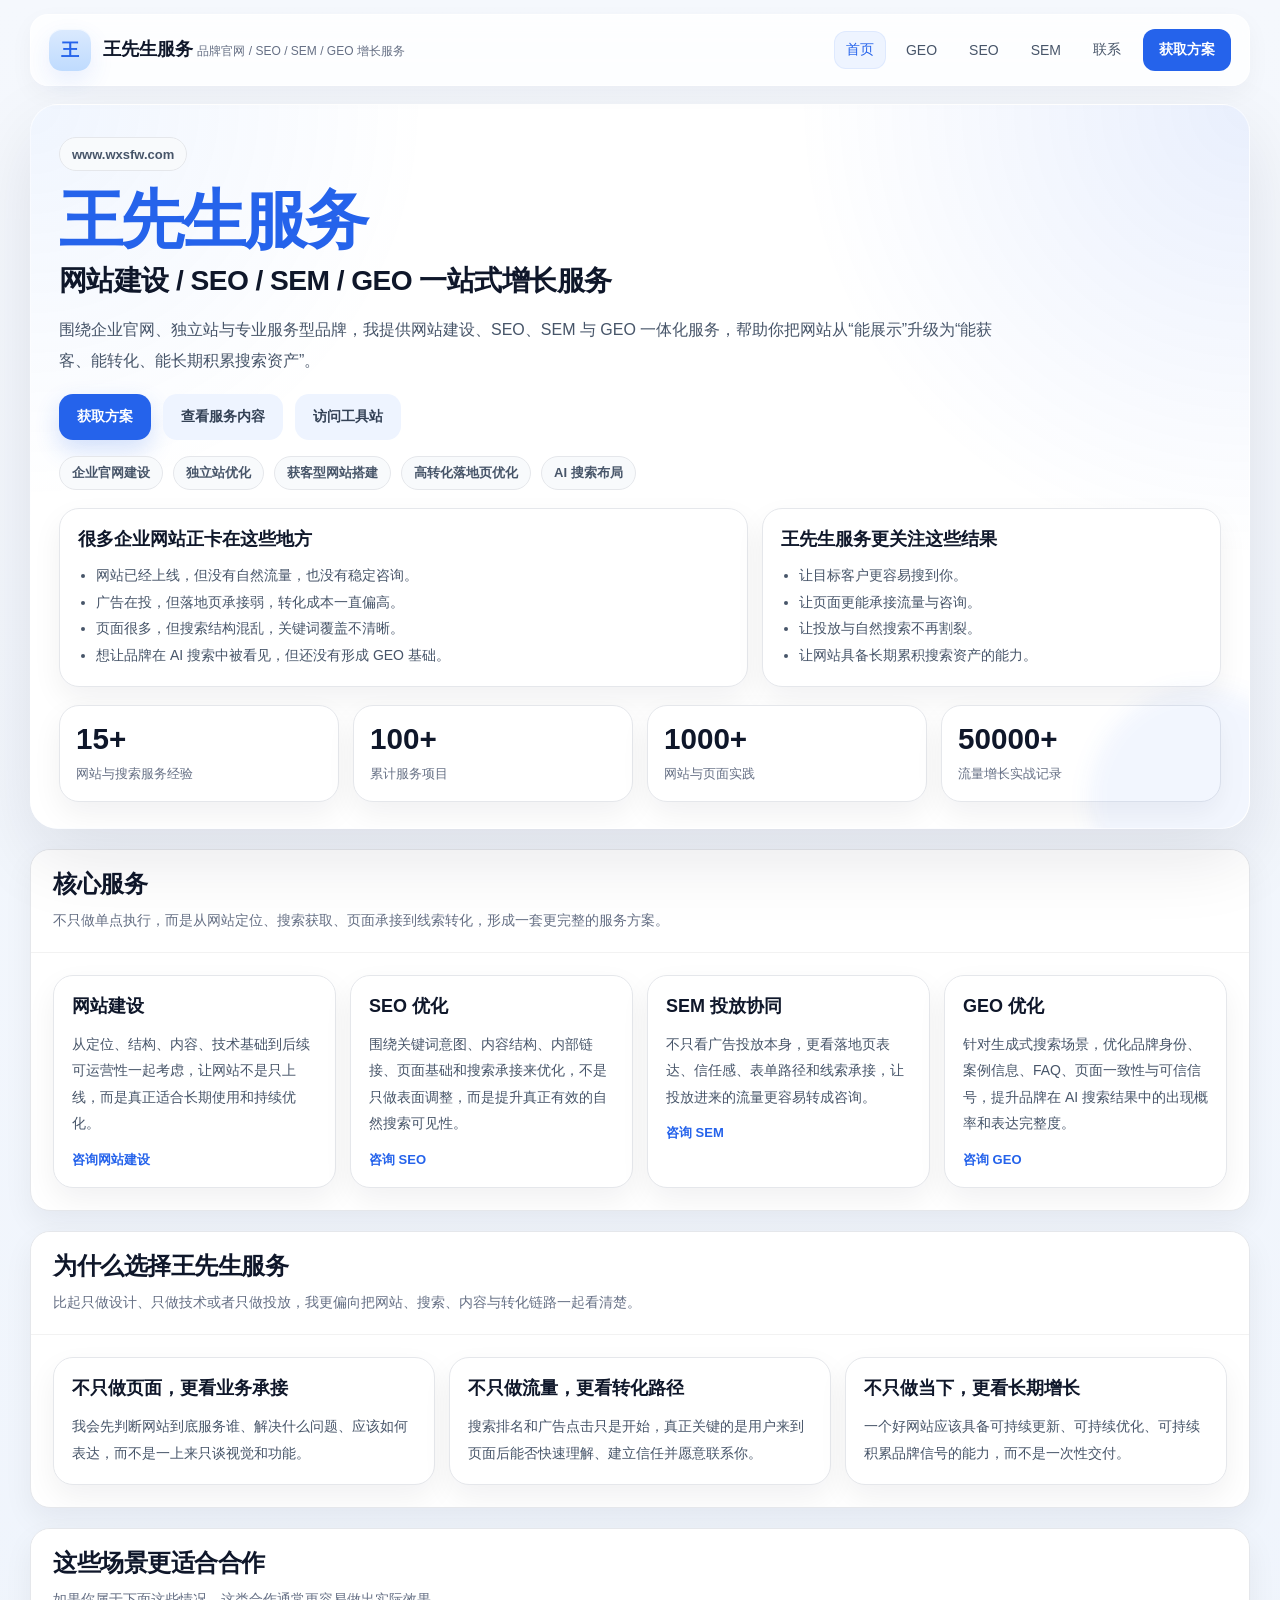
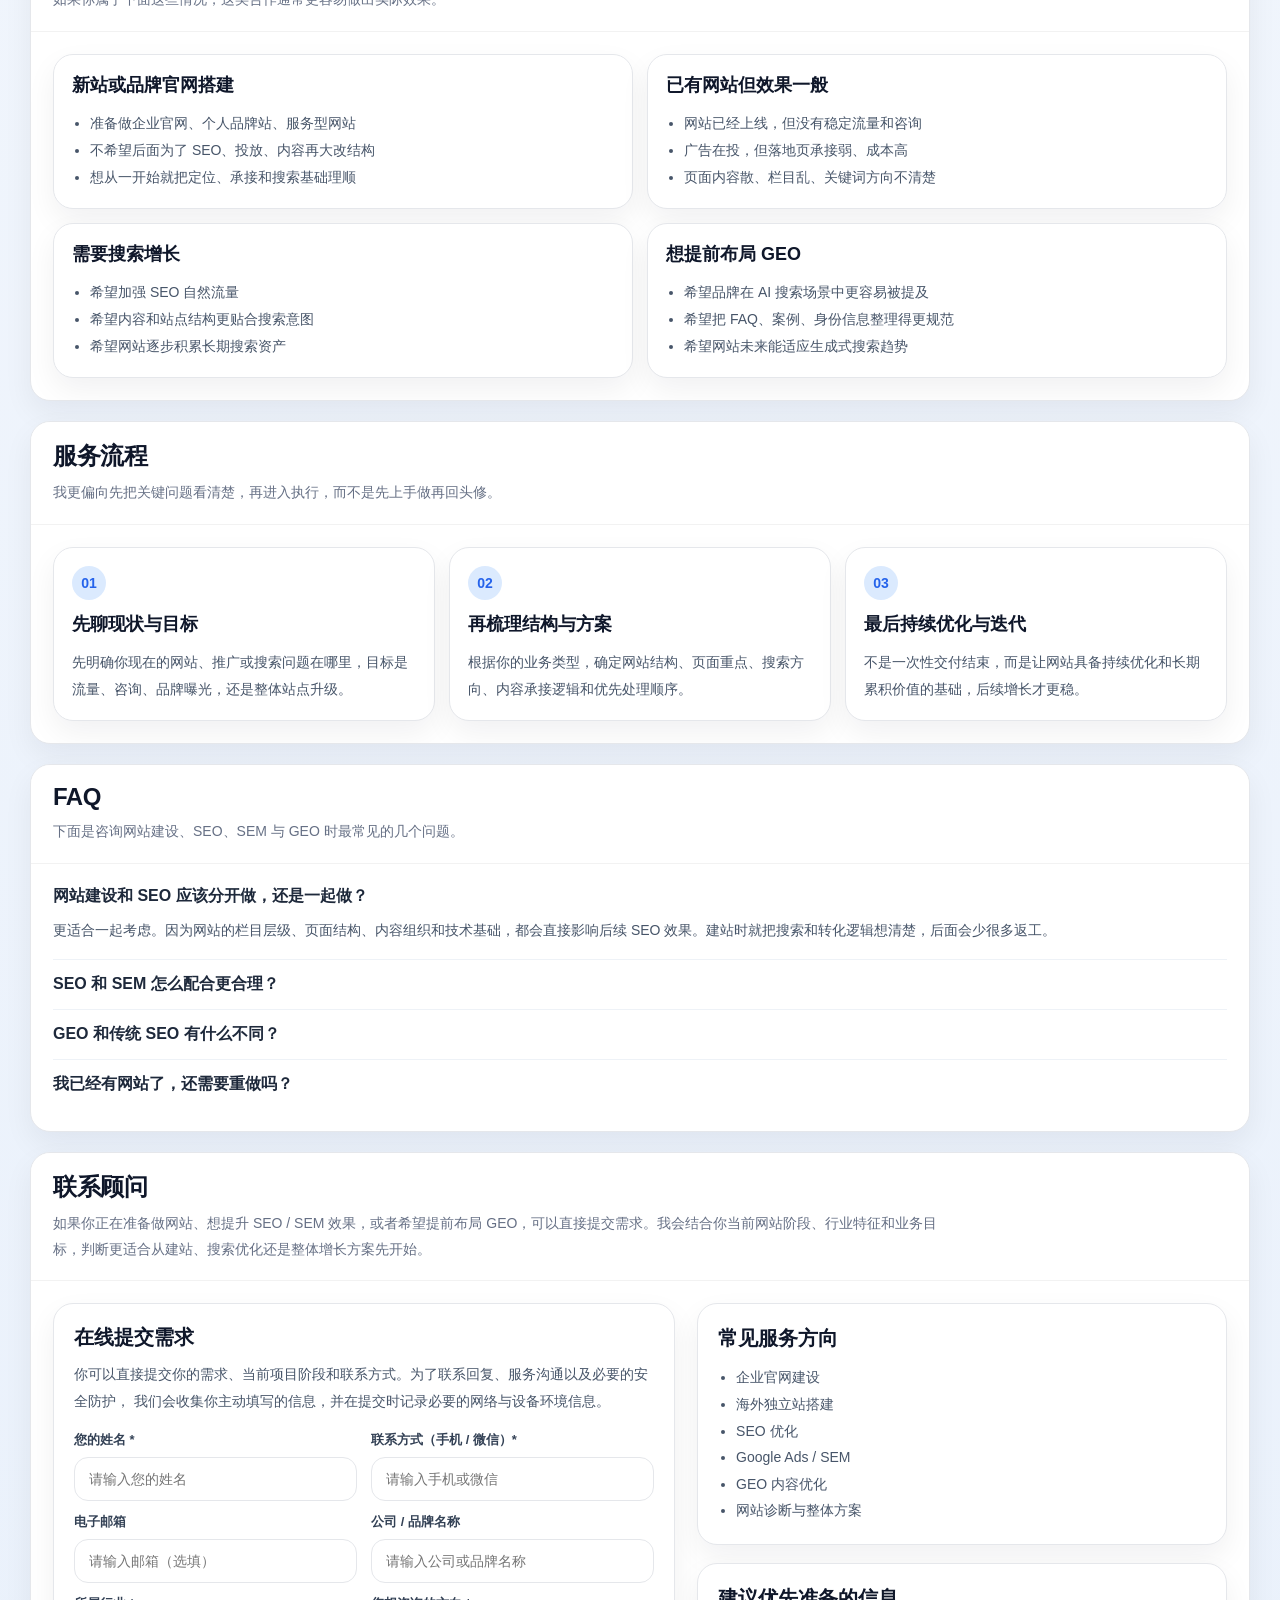
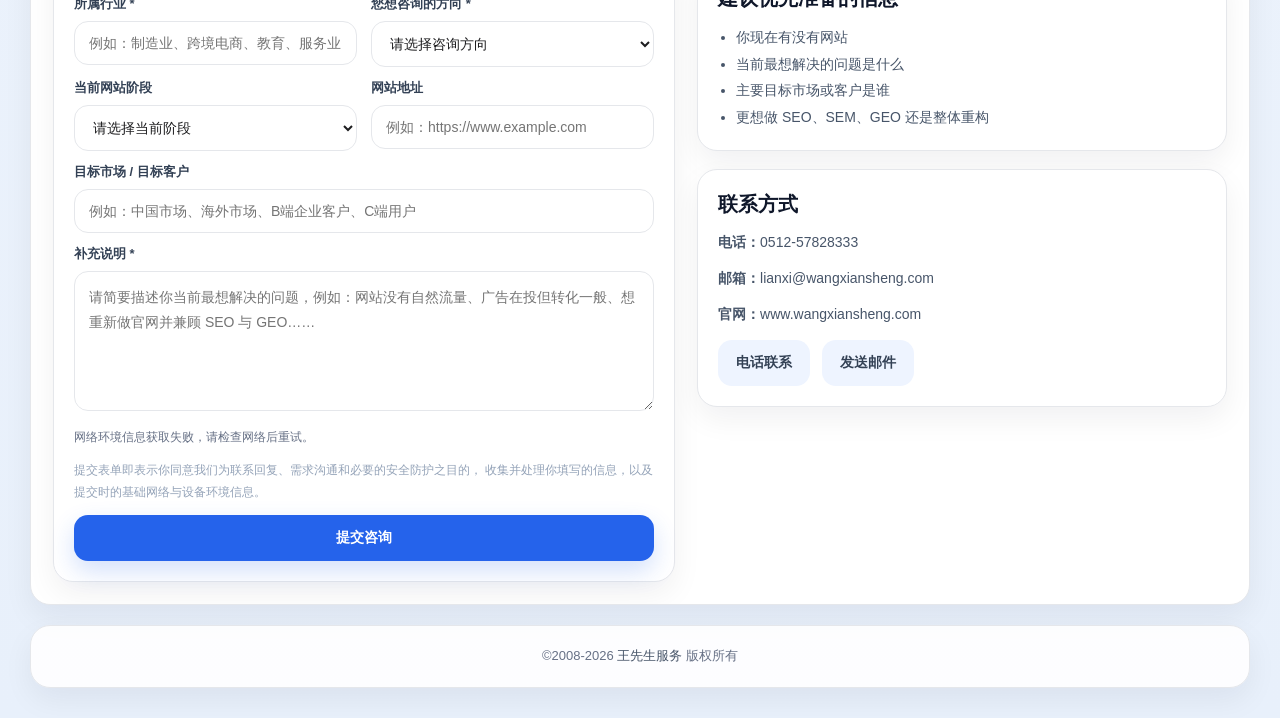
<file: index.html>
<!DOCTYPE html>
<html lang="zh-CN">
<head>
  <meta charset="UTF-8" />
  <meta name="viewport" content="width=device-width, initial-scale=1.0" />

  <title>王先生服务 - 网站建设 / SEO / SEM / GEO 增长服务</title>
  <meta name="description" content="王先生服务专注于网站建设、SEO、SEM 与 GEO 增长服务，帮助企业与个人品牌提升搜索可见性、咨询转化率与长期获客能力。" />
  <meta name="keywords" content="王先生服务,网站建设,SEO,SEM,GEO,生成式搜索优化,企业官网建设,品牌官网优化,独立站优化,www.wxsfw.com" />
  <meta name="author" content="王先生" />
  <meta name="application-name" content="王先生" />
  <meta name="robots" content="index,follow,max-image-preview:large,max-snippet:-1,max-video-preview:-1" />
  <meta name="referrer" content="strict-origin-when-cross-origin" />
  <meta name="format-detection" content="telephone=no,email=no,address=no" />
  <meta name="theme-color" content="#2563eb" />
  <meta name="color-scheme" content="light" />

  <link rel="canonical" href="https://www.wxsfw.com/" />

  <meta property="og:type" content="website" />
  <meta property="og:locale" content="zh_CN" />
  <meta property="og:site_name" content="王先生服务" />
  <meta property="og:title" content="王先生服务 - 网站建设 / SEO / SEM / GEO 增长服务" />
  <meta property="og:description" content="王先生服务专注于网站建设、SEO、SEM 与 GEO 增长服务，帮助企业与个人品牌提升搜索可见性、咨询转化率与长期获客能力。" />
  <meta property="og:url" content="https://www.wxsfw.com/" />

  <meta name="twitter:card" content="summary" />
  <meta name="twitter:title" content="王先生服务 - 网站建设 / SEO / SEM / GEO 增长服务" />
  <meta name="twitter:description" content="王先生服务专注于网站建设、SEO、SEM 与 GEO 增长服务，帮助企业与个人品牌提升搜索可见性、咨询转化率与长期获客能力。" />

    <link rel="stylesheet" href="/static/style.css" />


  <script type="application/ld+json">
  {
    "@context": "https://schema.org",
    "@type": "WebSite",
    "name": "王先生服务",
    "url": "https://www.wangxiansheng.com/"
  }
  </script>

  <script type="application/ld+json">
  {
    "@context": "https://schema.org",
    "@type": "Person",
    "name": "王先生服务",
    "url": "https://www.wangxiansheng.com/",
    "email": "lianxi@wangxiansheng.com",
    "telephone": "0512-57828333",
    "jobTitle": "SEO / SEM / GEO / 网站建设顾问",
    "description": "提供网站建设、SEO、SEM 与 GEO 增长服务，帮助个人和企业提升搜索可见性、获取更多流量、询盘与业务机会。",
    "knowsAbout": [
      "网站建设",
      "SEO",
      "SEM",
      "GEO",
      "生成式搜索优化",
      "企业官网优化",
      "搜索流量增长",
      "落地页优化"
    ]
  }
  </script>

  <script type="application/ld+json">
  {
    "@context": "https://schema.org",
    "@type": "ProfessionalService",
    "name": "王先生服务",
    "url": "https://www.wangxiansheng.com/",
    "description": "专注网站建设、SEO、SEM 与 GEO 优化，帮助个人和企业提升搜索可见性、获取更多流量、询盘与业务机会。",
    "email": "lianxi@wangxiansheng.com",
    "telephone": "0512-57828333",
    "serviceType": [
      "网站建设",
      "SEO 优化",
      "SEM 投放",
      "GEO 优化"
    ],
    "areaServed": "中国"
  }
  </script>

  <script type="application/ld+json">
  {
    "@context": "https://schema.org",
    "@type": "FAQPage",
    "mainEntity": [
      {
        "@type": "Question",
        "name": "网站建设和 SEO 应该分开做，还是一起做？",
        "acceptedAnswer": {
          "@type": "Answer",
          "text": "更适合一起考虑。因为网站的栏目层级、页面结构、内容组织和技术基础，都会直接影响后续 SEO 效果。建站时就把搜索和转化逻辑想清楚，后面会少很多返工。"
        }
      },
      {
        "@type": "Question",
        "name": "SEO 和 SEM 怎么配合更合理？",
        "acceptedAnswer": {
          "@type": "Answer",
          "text": "SEO 更偏长期自然流量，SEM 更偏即时高意图获取。更稳的方式通常不是二选一，而是让 SEM 承接短期目标，同时用 SEO 建立长期内容和自然搜索基础。"
        }
      },
      {
        "@type": "Question",
        "name": "GEO 和传统 SEO 有什么不同？",
        "acceptedAnswer": {
          "@type": "Answer",
          "text": "GEO 更关注品牌在生成式搜索、AI 问答和新型检索场景中的可见性。除了页面优化本身，还更强调身份信息、案例证据、FAQ、内容一致性和可信度信号。"
        }
      }
    ]
  }
  </script>
</head>
<body class="page-home site-page home-page">
  <div class="page">
    <header class="topbar" aria-label="顶部导航">
  <div class="topbar-inner">
    <a class="brand" href="/">
      <span class="brand-mark">王</span>
      <span class="brand-info">
        <span class="brand-title">王先生服务</span>
        <span class="brand-sub">品牌官网 / SEO / SEM / GEO 增长服务</span>
      </span>
    </a>

    <div class="nav-wrap">
      <nav class="nav" aria-label="桌面导航">
        <a href="/" class="active">首页</a>
        <a href="/geo.html" class="">GEO</a>
        <a href="/seo.html" class="">SEO</a>
        <a href="/sem.html" class="">SEM</a>
        <a href="/lianxi.html" class="">联系</a>
      </nav>

      <a class="nav-cta" href="/lianxi.html">获取方案</a>
      <button class="menu-toggle" id="menuToggle" type="button" aria-label="打开菜单" aria-expanded="false" aria-controls="mobileNav">☰</button>
    </div>
  </div>

  <div class="mobile-nav" id="mobileNav">
    <div class="mobile-nav-inner">
      <a href="/">首页</a>
      <a href="/geo.html">GEO 服务</a>
      <a href="/seo.html">SEO 服务</a>
      <a href="/sem.html">SEM 服务</a>
      <a href="/lianxi.html">联系顾问</a>
      <a href="/lianxi.html">获取方案</a>
    </div>
  </div>
</header>

    <main>
      <section class="hero">
        <div class="eyebrow">www.wxsfw.com</div>

        <h1 class="hero-title">王先生服务</h1>

        <h2 class="hero-services">网站建设 / SEO / SEM / GEO 一站式增长服务</h2>

        <p class="lead">
          围绕企业官网、独立站与专业服务型品牌，我提供网站建设、SEO、SEM 与 GEO 一体化服务，帮助你把网站从“能展示”升级为“能获客、能转化、能长期积累搜索资产”。
        </p>

        <div class="hero-actions">
          <a class="btn btn-primary" href="#contact">获取方案</a>
          <a class="btn btn-light" href="#services">查看服务内容</a>
          <a class="btn btn-light" href="https://gongju.wangxiansheng.com/" target="_blank" rel="noopener noreferrer">访问工具站</a>
        </div>

        <div class="hero-tags">
          <span class="tag">企业官网建设</span>
          <span class="tag">独立站优化</span>
          <span class="tag">获客型网站搭建</span>
          <span class="tag">高转化落地页优化</span>
          <span class="tag">AI 搜索布局</span>
        </div>

        <div class="hero-summary">
          <div class="hero-panel panel">
            <h3>很多企业网站正卡在这些地方</h3>
            <ul>
              <li>网站已经上线，但没有自然流量，也没有稳定咨询。</li>
              <li>广告在投，但落地页承接弱，转化成本一直偏高。</li>
              <li>页面很多，但搜索结构混乱，关键词覆盖不清晰。</li>
              <li>想让品牌在 AI 搜索中被看见，但还没有形成 GEO 基础。</li>
            </ul>
          </div>

          <div class="hero-panel panel">
            <h3>王先生服务更关注这些结果</h3>
            <ul>
              <li>让目标客户更容易搜到你。</li>
              <li>让页面更能承接流量与咨询。</li>
              <li>让投放与自然搜索不再割裂。</li>
              <li>让网站具备长期累积搜索资产的能力。</li>
            </ul>
          </div>
        </div>

        <div class="metrics">
          <div class="metric">
            <div class="metric-num">15+</div>
            <div class="metric-text">网站与搜索服务经验</div>
          </div>
          <div class="metric">
            <div class="metric-num">100+</div>
            <div class="metric-text">累计服务项目</div>
          </div>
          <div class="metric">
            <div class="metric-num">1000+</div>
            <div class="metric-text">网站与页面实践</div>
          </div>
          <div class="metric">
            <div class="metric-num">50000+</div>
            <div class="metric-text">流量增长实战记录</div>
          </div>
        </div>
      </section>

      <section class="section" id="services">
        <div class="card">
          <div class="section-head">
            <h2>核心服务</h2>
            <p>不只做单点执行，而是从网站定位、搜索获取、页面承接到线索转化，形成一套更完整的服务方案。</p>
          </div>
          <div class="section-body">
            <div class="grid-4">
              <article class="mini-card">
                <h3>网站建设</h3>
                <p>从定位、结构、内容、技术基础到后续可运营性一起考虑，让网站不是只上线，而是真正适合长期使用和持续优化。</p>
                <a class="more" href="#contact">咨询网站建设</a>
              </article>

              <article class="mini-card">
                <h3>SEO 优化</h3>
                <p>围绕关键词意图、内容结构、内部链接、页面基础和搜索承接来优化，不是只做表面调整，而是提升真正有效的自然搜索可见性。</p>
                <a class="more" href="#contact">咨询 SEO</a>
              </article>

              <article class="mini-card">
                <h3>SEM 投放协同</h3>
                <p>不只看广告投放本身，更看落地页表达、信任感、表单路径和线索承接，让投放进来的流量更容易转成咨询。</p>
                <a class="more" href="#contact">咨询 SEM</a>
              </article>

              <article class="mini-card">
                <h3>GEO 优化</h3>
                <p>针对生成式搜索场景，优化品牌身份、案例信息、FAQ、页面一致性与可信信号，提升品牌在 AI 搜索结果中的出现概率和表达完整度。</p>
                <a class="more" href="#contact">咨询 GEO</a>
              </article>
            </div>
          </div>
        </div>
      </section>

      <section class="section" id="advantage">
        <div class="card">
          <div class="section-head">
            <h2>为什么选择王先生服务</h2>
            <p>比起只做设计、只做技术或者只做投放，我更偏向把网站、搜索、内容与转化链路一起看清楚。</p>
          </div>
          <div class="section-body">
            <div class="grid-3">
              <div class="mini-card">
                <h3>不只做页面，更看业务承接</h3>
                <p>我会先判断网站到底服务谁、解决什么问题、应该如何表达，而不是一上来只谈视觉和功能。</p>
              </div>

              <div class="mini-card">
                <h3>不只做流量，更看转化路径</h3>
                <p>搜索排名和广告点击只是开始，真正关键的是用户来到页面后能否快速理解、建立信任并愿意联系你。</p>
              </div>

              <div class="mini-card">
                <h3>不只做当下，更看长期增长</h3>
                <p>一个好网站应该具备可持续更新、可持续优化、可持续积累品牌信号的能力，而不是一次性交付。</p>
              </div>
            </div>
          </div>
        </div>
      </section>

      <section class="section" id="scene">
        <div class="card">
          <div class="section-head">
            <h2>这些场景更适合合作</h2>
            <p>如果你属于下面这些情况，这类合作通常更容易做出实际效果。</p>
          </div>
          <div class="section-body">
            <div class="grid-2">
              <div class="mini-card">
                <h3>新站或品牌官网搭建</h3>
                <ul>
                  <li>准备做企业官网、个人品牌站、服务型网站</li>
                  <li>不希望后面为了 SEO、投放、内容再大改结构</li>
                  <li>想从一开始就把定位、承接和搜索基础理顺</li>
                </ul>
              </div>

              <div class="mini-card">
                <h3>已有网站但效果一般</h3>
                <ul>
                  <li>网站已经上线，但没有稳定流量和咨询</li>
                  <li>广告在投，但落地页承接弱、成本高</li>
                  <li>页面内容散、栏目乱、关键词方向不清楚</li>
                </ul>
              </div>

              <div class="mini-card">
                <h3>需要搜索增长</h3>
                <ul>
                  <li>希望加强 SEO 自然流量</li>
                  <li>希望内容和站点结构更贴合搜索意图</li>
                  <li>希望网站逐步积累长期搜索资产</li>
                </ul>
              </div>

              <div class="mini-card">
                <h3>想提前布局 GEO</h3>
                <ul>
                  <li>希望品牌在 AI 搜索场景中更容易被提及</li>
                  <li>希望把 FAQ、案例、身份信息整理得更规范</li>
                  <li>希望网站未来能适应生成式搜索趋势</li>
                </ul>
              </div>
            </div>
          </div>
        </div>
      </section>

      <section class="section" id="process">
        <div class="card">
          <div class="section-head">
            <h2>服务流程</h2>
            <p>我更偏向先把关键问题看清楚，再进入执行，而不是先上手做再回头修。</p>
          </div>
          <div class="section-body">
            <div class="process-grid">
              <div class="mini-card">
                <div class="step-no">01</div>
                <h3>先聊现状与目标</h3>
                <p>先明确你现在的网站、推广或搜索问题在哪里，目标是流量、咨询、品牌曝光，还是整体站点升级。</p>
              </div>

              <div class="mini-card">
                <div class="step-no">02</div>
                <h3>再梳理结构与方案</h3>
                <p>根据你的业务类型，确定网站结构、页面重点、搜索方向、内容承接逻辑和优先处理顺序。</p>
              </div>

              <div class="mini-card">
                <div class="step-no">03</div>
                <h3>最后持续优化与迭代</h3>
                <p>不是一次性交付结束，而是让网站具备持续优化和长期累积价值的基础，后续增长才更稳。</p>
              </div>
            </div>
          </div>
        </div>
      </section>

      <section class="section" id="faq">
        <div class="card">
          <div class="section-head">
            <h2>FAQ</h2>
            <p>下面是咨询网站建设、SEO、SEM 与 GEO 时最常见的几个问题。</p>
          </div>
          <div class="section-body faq">
            <details open>
              <summary>网站建设和 SEO 应该分开做，还是一起做？</summary>
              <div class="answer">
                更适合一起考虑。因为网站的栏目层级、页面结构、内容组织和技术基础，都会直接影响后续 SEO 效果。建站时就把搜索和转化逻辑想清楚，后面会少很多返工。
              </div>
            </details>

            <details>
              <summary>SEO 和 SEM 怎么配合更合理？</summary>
              <div class="answer">
                SEO 更偏长期自然流量，SEM 更偏即时高意图获取。更稳的方式通常不是二选一，而是让 SEM 承接短期目标，同时用 SEO 建立长期内容和自然搜索基础。
              </div>
            </details>

            <details>
              <summary>GEO 和传统 SEO 有什么不同？</summary>
              <div class="answer">
                GEO 更关注品牌在生成式搜索、AI 问答和新型检索场景中的可见性。除了页面优化本身，还更强调身份信息、案例证据、FAQ、内容一致性和可信度信号。
              </div>
            </details>

            <details>
              <summary>我已经有网站了，还需要重做吗？</summary>
              <div class="answer">
                不一定。很多项目不需要完全重做，而是先判断问题是在定位、结构、内容、搜索基础，还是在落地页承接与转化路径，再决定局部优化还是整体升级。
              </div>
            </details>
          </div>
        </div>
      </section>

      <section class="section" id="contact">
        <div class="card">
          <div class="section-head">
            <h2>联系顾问</h2>
            <p>如果你正在准备做网站、想提升 SEO / SEM 效果，或者希望提前布局 GEO，可以直接提交需求。我会结合你当前网站阶段、行业特征和业务目标，判断更适合从建站、搜索优化还是整体增长方案先开始。</p>
          </div>

          <div class="section-body">
            <div class="contact-layout">
              <div class="contact-main">
                <h3>在线提交需求</h3>
                <p>
                  你可以直接提交你的需求、当前项目阶段和联系方式。为了联系回复、服务沟通以及必要的安全防护，
                  我们会收集你主动填写的信息，并在提交时记录必要的网络与设备环境信息。
                </p>

                <form id="bizForm" class="contact-form" novalidate>
                  <div class="field-grid-2">
                    <div class="field">
                      <label for="name">您的姓名 *</label>
                      <input id="name" name="name" class="input" type="text" placeholder="请输入您的姓名" required />
                    </div>

                    <div class="field">
                      <label for="contactInfo">联系方式（手机 / 微信）*</label>
                      <input id="contactInfo" name="contactInfo" class="input" type="text" placeholder="请输入手机或微信" required />
                    </div>
                  </div>

                  <div class="field-grid-2">
                    <div class="field">
                      <label for="email">电子邮箱</label>
                      <input id="email" name="email" class="input" type="email" placeholder="请输入邮箱（选填）" />
                    </div>

                    <div class="field">
                      <label for="company">公司 / 品牌名称</label>
                      <input id="company" name="company" class="input" type="text" placeholder="请输入公司或品牌名称" />
                    </div>
                  </div>

                  <div class="field-grid-2">
                    <div class="field">
                      <label for="industry">所属行业 *</label>
                      <input id="industry" name="industry" class="input" type="text" placeholder="例如：制造业、跨境电商、教育、服务业" required />
                    </div>

                    <div class="field">
                      <label for="subject">您想咨询的方向 *</label>
                      <select id="subject" name="subject" class="select" required>
                        <option value="">请选择咨询方向</option>
                        <option value="企业官网建设">企业官网建设</option>
                        <option value="海外独立站搭建">海外独立站搭建</option>
                        <option value="SEO 优化">SEO 优化</option>
                        <option value="Google Ads / SEM">Google Ads / SEM</option>
                        <option value="GEO 内容优化">GEO 内容优化</option>
                        <option value="服务器 / 网站部署">服务器 / 网站部署</option>
                        <option value="网站诊断与整体方案">网站诊断与整体方案</option>
                        <option value="其他">其他</option>
                      </select>
                    </div>
                  </div>

                  <div class="field-grid-2">
                    <div class="field">
                      <label for="siteStage">当前网站阶段</label>
                      <select id="siteStage" name="siteStage" class="select">
                        <option value="">请选择当前阶段</option>
                        <option value="还没有网站">还没有网站</option>
                        <option value="已有官网，准备优化">已有官网，准备优化</option>
                        <option value="已有独立站，流量较少">已有独立站，流量较少</option>
                        <option value="正在投放广告，转化一般">正在投放广告，转化一般</option>
                        <option value="已有内容基础，想做 SEO / GEO">已有内容基础，想做 SEO / GEO</option>
                        <option value="项目正在规划中">项目正在规划中</option>
                      </select>
                    </div>

                    <div class="field">
                      <label for="website">网站地址</label>
                      <input id="website" name="website" class="input" type="url" placeholder="例如：https://www.example.com" />
                    </div>
                  </div>

                  <div class="field">
                    <label for="market">目标市场 / 目标客户</label>
                    <input id="market" name="market" class="input" type="text" placeholder="例如：中国市场、海外市场、B端企业客户、C端用户" />
                  </div>

                  <div class="field">
                    <label for="message">补充说明 *</label>
                    <textarea id="message" name="message" class="textarea" placeholder="请简要描述你当前最想解决的问题，例如：网站没有自然流量、广告在投但转化一般、想重新做官网并兼顾 SEO 与 GEO……" required></textarea>
                  </div>

                  <div id="ipStatus" class="ip-status">正在获取网络环境信息...</div>

                  <div class="form-note">
                    提交表单即表示你同意我们为联系回复、需求沟通和必要的安全防护之目的，
                    收集并处理你填写的信息，以及提交时的基础网络与设备环境信息。
                  </div>

                  <button type="submit" class="btn btn-primary" id="submitBtn">提交咨询</button>
                  <div id="result" class="result" aria-live="polite"></div>
                </form>
              </div>

              <div class="contact-side">
                <div class="mini-card">
                  <h3>常见服务方向</h3>
                  <ul>
                    <li>企业官网建设</li>
                    <li>海外独立站搭建</li>
                    <li>SEO 优化</li>
                    <li>Google Ads / SEM</li>
                    <li>GEO 内容优化</li>
                    <li>网站诊断与整体方案</li>
                  </ul>
                </div>

                <div class="mini-card mt-14">
                  <h3>建议优先准备的信息</h3>
                  <ul>
                    <li>你现在有没有网站</li>
                    <li>当前最想解决的问题是什么</li>
                    <li>主要目标市场或客户是谁</li>
                    <li>更想做 SEO、SEM、GEO 还是整体重构</li>
                  </ul>
                </div>

                <div class="mini-card mt-14">
                  <h3>联系方式</h3>
                  <div class="contact-meta">
                    <div class="contact-meta-item"><strong>电话：</strong><a href="tel:051257828333">0512-57828333</a></div>
                    <div class="contact-meta-item"><strong>邮箱：</strong><a href="mailto:lianxi@wangxiansheng.com">lianxi@wangxiansheng.com</a></div>
                    <div class="contact-meta-item"><strong>官网：</strong><a href="https://www.wangxiansheng.com/">www.wangxiansheng.com</a></div>
                  </div>

                  <div class="contact-links">
                    <a class="btn btn-light" href="tel:051257828333">电话联系</a>
                    <a class="btn btn-light" href="mailto:lianxi@wangxiansheng.com">发送邮件</a>
                  </div>
                </div>
              </div>
            </div>
          </div>
        </div>
      </section>
    </main>

    <footer class="footer">
      ©2008-<span id="year"></span> <a href="https://www.wxsfw.com/">王先生服务</a> 版权所有
    </footer>
  </div>

  <script>
    document.getElementById("year").textContent = new Date().getFullYear();

    const menuToggle = document.getElementById("menuToggle");
    const mobileNav = document.getElementById("mobileNav");

    menuToggle.addEventListener("click", function () {
      const expanded = menuToggle.getAttribute("aria-expanded") === "true";
      menuToggle.setAttribute("aria-expanded", String(!expanded));
      mobileNav.classList.toggle("show");
      menuToggle.textContent = expanded ? "☰" : "✕";
    });

    mobileNav.querySelectorAll("a").forEach(function (link) {
      link.addEventListener("click", function () {
        mobileNav.classList.remove("show");
        menuToggle.setAttribute("aria-expanded", "false");
        menuToggle.textContent = "☰";
      });
    });

    const API_URL = "https://lianxi.wangxiansheng.com/hezuo.php";
    let currentIp = "";

    const form = document.getElementById("bizForm");
    const submitBtn = document.getElementById("submitBtn");
    const resultBox = document.getElementById("result");
    const ipStatus = document.getElementById("ipStatus");

    function showResult(message, ok) {
      resultBox.style.display = "block";
      resultBox.className = "result " + (ok ? "ok" : "err");
      resultBox.textContent = message;
    }

    async function getPublicIP() {
      const endpoints = [
        "https://api64.ipify.org?format=json",
        "https://api.ipify.org?format=json"
      ];

      for (const url of endpoints) {
        try {
          const res = await fetch(url, {
            method: "GET",
            cache: "no-store"
          });
          const data = await res.json();
          if (data && data.ip) {
            return data.ip;
          }
        } catch (e) {}
      }

      throw new Error("公网 IP 获取失败");
    }

    function getBrowserInfo() {
      const nav = window.navigator || {};
      const scr = window.screen || {};
      const tz = Intl.DateTimeFormat().resolvedOptions().timeZone || "";
      const connection = nav.connection || nav.mozConnection || nav.webkitConnection || null;

      return {
        user_agent: nav.userAgent || "",
        language: nav.language || "",
        languages: Array.isArray(nav.languages) ? nav.languages.join(", ") : "",
        platform: nav.platform || "",
        cookie_enabled: typeof nav.cookieEnabled === "boolean" ? nav.cookieEnabled : "",
        do_not_track: nav.doNotTrack || window.doNotTrack || "",
        hardware_concurrency: nav.hardwareConcurrency || "",
        device_memory: nav.deviceMemory || "",
        max_touch_points: nav.maxTouchPoints || "",
        screen_width: scr.width || "",
        screen_height: scr.height || "",
        color_depth: scr.colorDepth || "",
        pixel_ratio: window.devicePixelRatio || "",
        viewport_width: window.innerWidth || "",
        viewport_height: window.innerHeight || "",
        timezone: tz,
        referrer: document.referrer || "",
        page_url: window.location.href,
        page_path: window.location.pathname,
        hostname: window.location.hostname,
        online: typeof nav.onLine === "boolean" ? nav.onLine : "",
        connection_type: connection && connection.effectiveType ? connection.effectiveType : "",
        timestamp: new Date().toISOString()
      };
    }

    async function initIP() {
      ipStatus.textContent = "正在获取网络环境信息...";
      try {
        currentIp = await getPublicIP();
        ipStatus.textContent = "网络环境校验完成，可正常提交表单。";
      } catch (err) {
        currentIp = "";
        ipStatus.textContent = "网络环境信息获取失败，请检查网络后重试。";
      }
    }

    form.addEventListener("submit", async function (e) {
      e.preventDefault();

      if (!currentIp) {
        showResult("网络环境信息尚未获取成功，暂时不能提交。", false);
        return;
      }

      const payload = {
        name: document.getElementById("name").value.trim(),
        contactInfo: document.getElementById("contactInfo").value.trim(),
        email: document.getElementById("email").value.trim(),
        company: document.getElementById("company").value.trim(),
        industry: document.getElementById("industry").value.trim(),
        subject: document.getElementById("subject").value.trim(),
        siteStage: document.getElementById("siteStage").value.trim(),
        website: document.getElementById("website").value.trim(),
        market: document.getElementById("market").value.trim(),
        message: document.getElementById("message").value.trim(),
        client_ip: currentIp,
        user_agent: navigator.userAgent || "",
        browser_info: JSON.stringify(getBrowserInfo())
      };

      if (!payload.name || !payload.contactInfo || !payload.industry || !payload.subject || !payload.message) {
        showResult("请填写所有必填字段。", false);
        return;
      }

      submitBtn.disabled = true;
      submitBtn.textContent = "提交中...";

      try {
        const res = await fetch(API_URL, {
          method: "POST",
          headers: {
            "Content-Type": "application/json"
          },
          body: JSON.stringify(payload)
        });

        const text = await res.text();
        let data;

        try {
          data = JSON.parse(text);
        } catch (e) {
          showResult("提交失败，请稍后重试。", false);
          return;
        }

        if (res.ok && data.success === true) {
          showResult(data.message || "提交成功，我们会尽快与您联系。", true);
          form.reset();
        } else {
          showResult(data.message || "提交失败，请稍后再试。", false);
        }
      } catch (err) {
        showResult("请求失败：" + err.message, false);
      } finally {
        submitBtn.disabled = false;
        submitBtn.textContent = "提交咨询";
      }
    });

    initIP();
  </script>
</body>
</html>
</file>
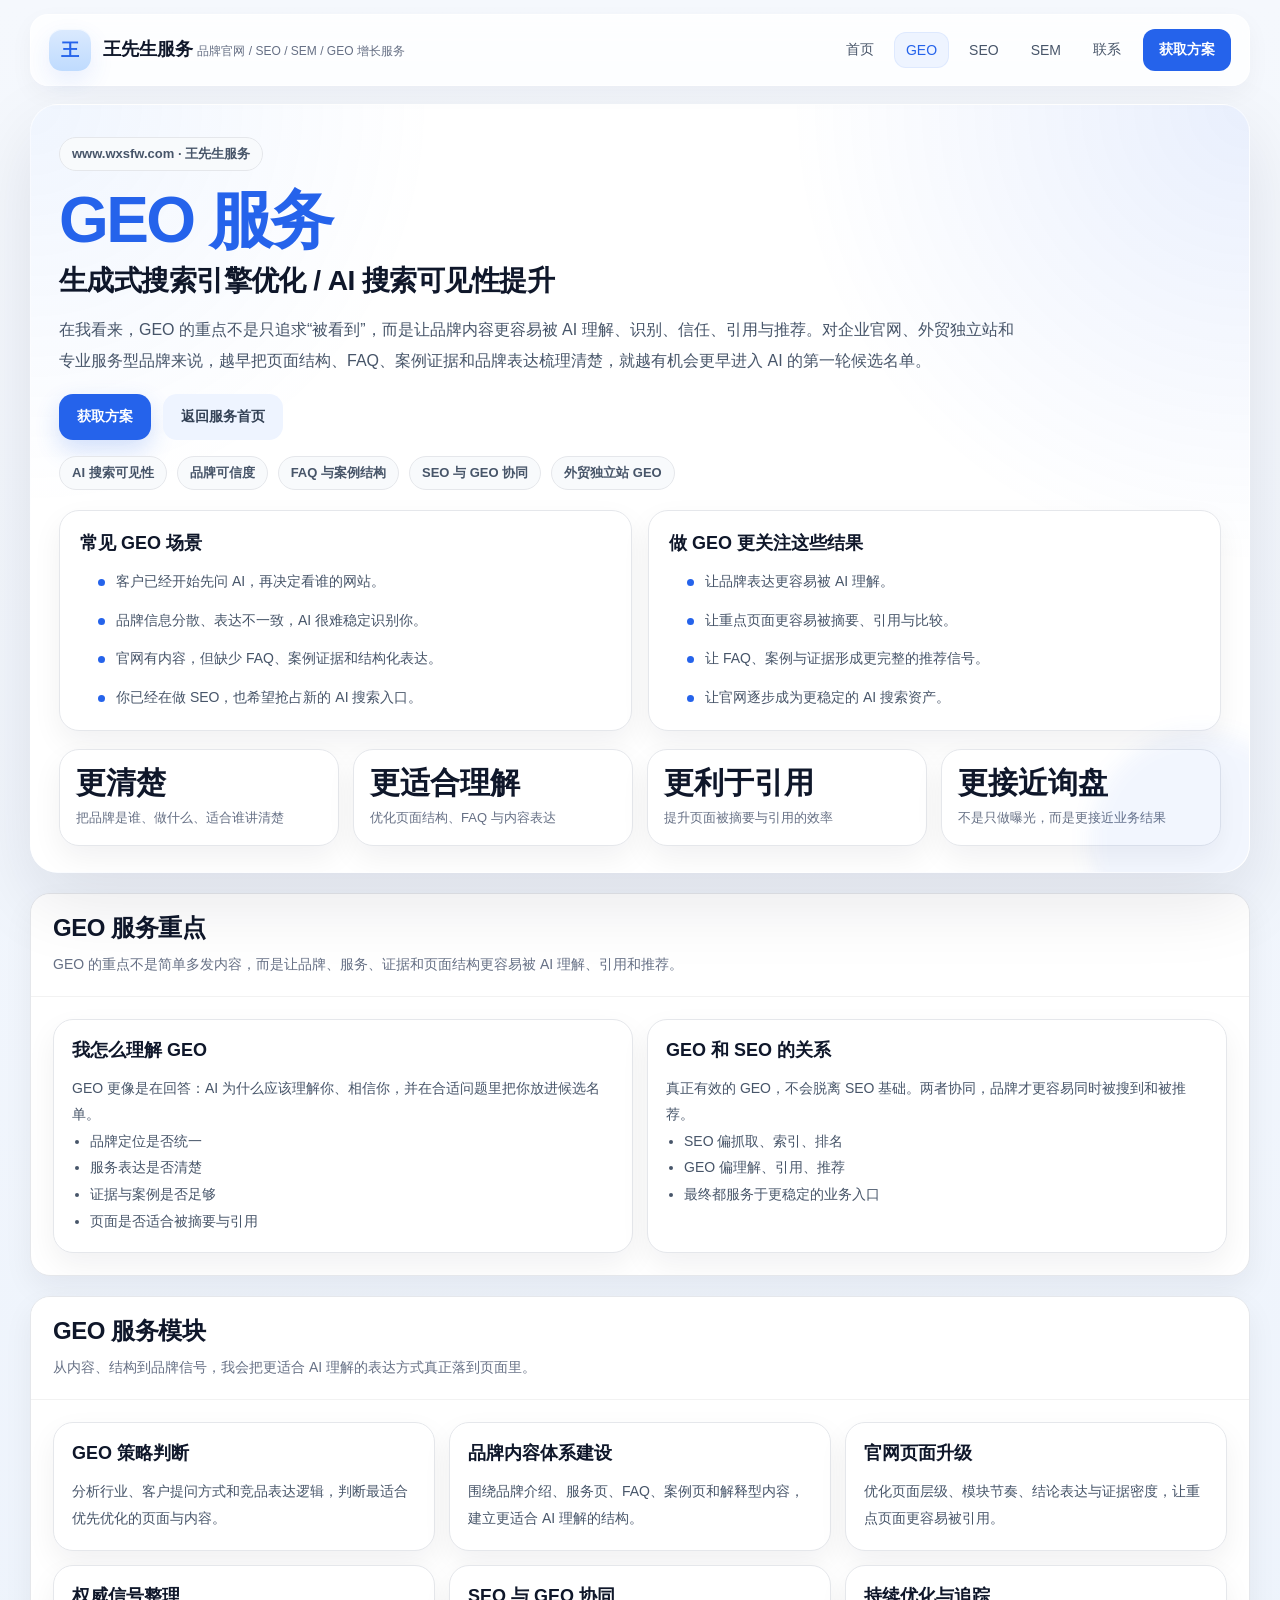
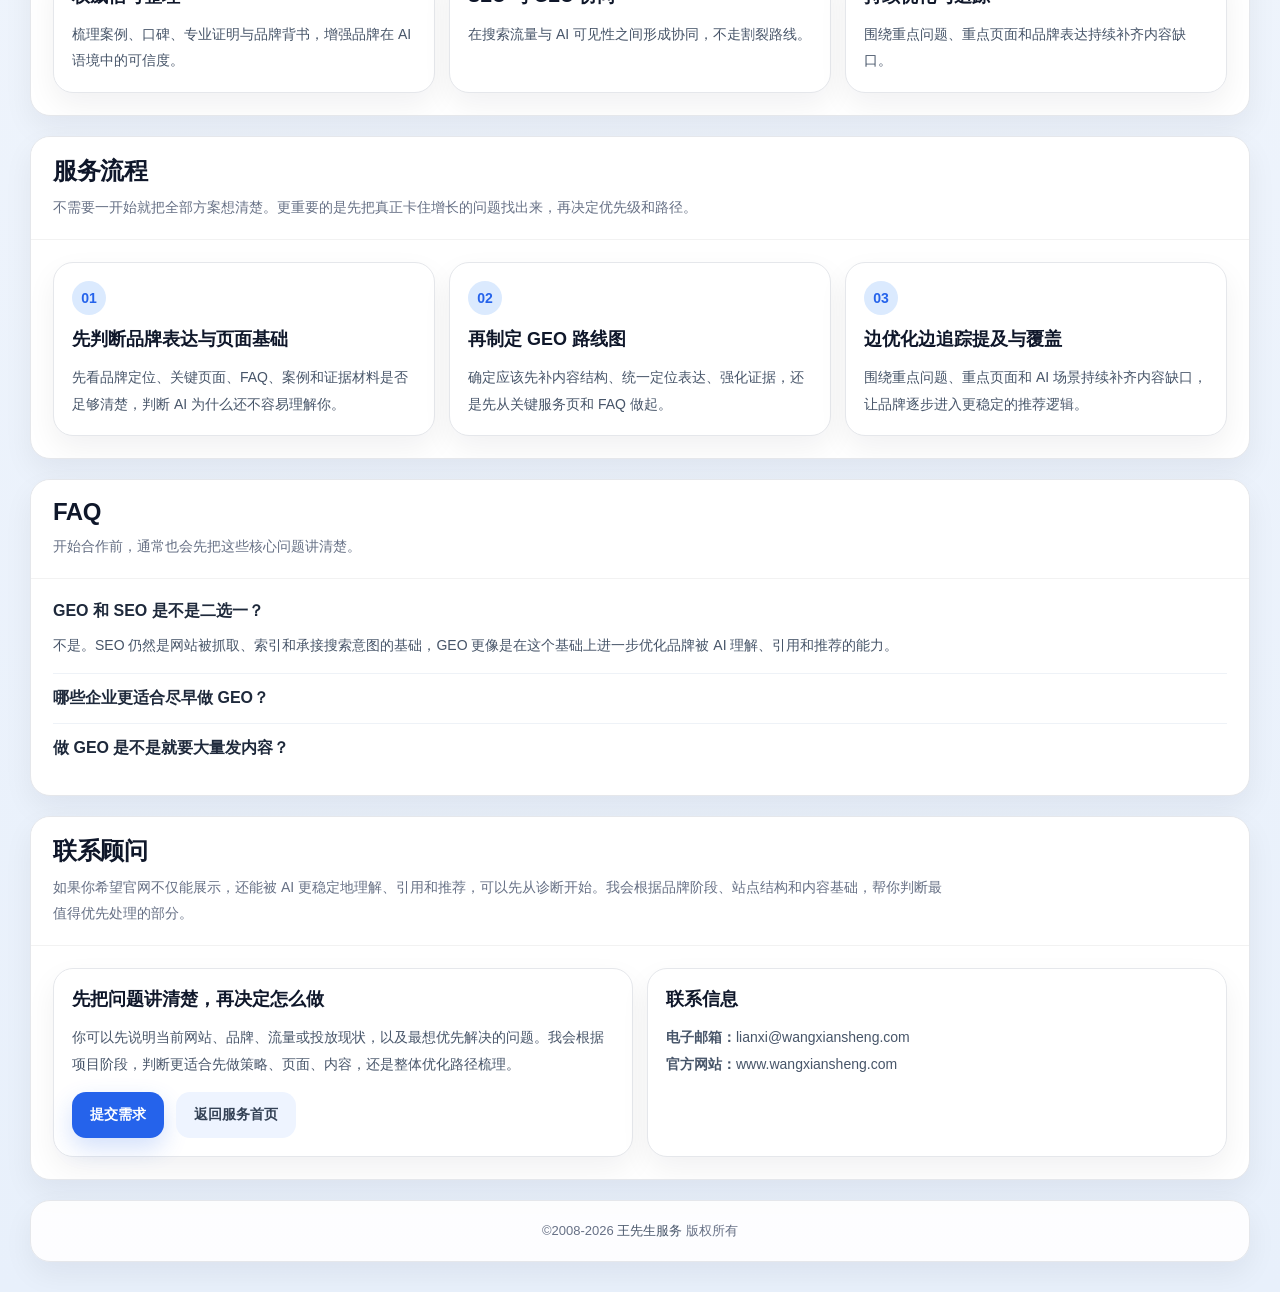
<file: geo.html>
<!DOCTYPE html>
<html lang="zh-CN">
<head>
<meta charset="UTF-8" />
<meta name="viewport" content="width=device-width, initial-scale=1.0" />
<title>GEO 服务 - 王先生服务 | 生成式搜索优化与 AI 搜索可见性提升</title>
<meta name="description" content="王先生服务提供 GEO 服务，帮助企业官网、外贸独立站与专业服务型品牌提升在 AI 搜索与生成式问答场景中的可理解性、可引用性与可推荐性。" />
<meta name="keywords" content="王先生服务,GEO 服务,生成式搜索优化,AI 搜索可见性提升,www.wxsfw.com" />
<meta name="author" content="王先生服务" />
<meta name="robots" content="index,follow,max-image-preview:large,max-snippet:-1,max-video-preview:-1" />
<meta name="theme-color" content="#2563eb" />
<link rel="canonical" href="https://www.wxsfw.com/geo.html" />
  <link rel="stylesheet" href="/static/style.css" />

<script type="application/ld+json">{"@context":"https://schema.org","@type":"WebPage","name":"GEO 服务 - 王先生服务 | 生成式搜索优化","url":"https://www.wxsfw.com/geo.html","description":"王先生服务提供 GEO 服务，帮助企业官网、外贸独立站与专业服务型品牌提升在 AI 搜索与生成式问答场景中的可理解性、可引用性与可推荐性。"}</script>
<script type="application/ld+json">{"@context":"https://schema.org","@type":"FAQPage","mainEntity":[{"@type":"Question","name":"GEO 和 SEO 是不是二选一？","acceptedAnswer":{"@type":"Answer","text":"不是。SEO 仍然是网站被抓取、索引和承接搜索意图的基础，GEO 更像是在这个基础上进一步优化品牌被 AI 理解、引用和推荐的能力。"}},
{"@type":"Question","name":"哪些企业更适合尽早做 GEO？","acceptedAnswer":{"@type":"Answer","text":"越是解释成本高、需要专业信任、依赖品牌筛选的行业，越适合尽早布局 GEO，比如企业官网、外贸独立站、B2B 品牌和专业服务型品牌。"}},
{"@type":"Question","name":"做 GEO 是不是就要大量发内容？","acceptedAnswer":{"@type":"Answer","text":"不一定。更关键的是内容是否结构清楚、定义明确、证据充足、页面之间能否互相支持，而不是单纯追求内容数量。"}}]}</script>
</head>
<body class="page-geo site-page service-page">
<div class="page">
<header class="topbar" aria-label="顶部导航">
  <div class="topbar-inner">
    <a class="brand" href="/">
      <span class="brand-mark">王</span>
      <span class="brand-info">
        <span class="brand-title">王先生服务</span>
        <span class="brand-sub">品牌官网 / SEO / SEM / GEO 增长服务</span>
      </span>
    </a>

    <div class="nav-wrap">
      <nav class="nav" aria-label="桌面导航">
        <a href="/" class="">首页</a>
        <a href="/geo.html" class="active">GEO</a>
        <a href="/seo.html" class="">SEO</a>
        <a href="/sem.html" class="">SEM</a>
        <a href="/lianxi.html" class="">联系</a>
      </nav>

      <a class="nav-cta" href="/lianxi.html">获取方案</a>
      <button class="menu-toggle" id="menuToggle" type="button" aria-label="打开菜单" aria-expanded="false" aria-controls="mobileNav">☰</button>
    </div>
  </div>

  <div class="mobile-nav" id="mobileNav">
    <div class="mobile-nav-inner">
      <a href="/">首页</a>
      <a href="/geo.html">GEO</a>
      <a href="/seo.html">SEO</a>
      <a href="/sem.html">SEM</a>
      <a href="/lianxi.html">联系顾问</a>
      <a href="/lianxi.html">获取方案</a>
    </div>
  </div>
</header>

<main>
<section class="hero">
  <div class="eyebrow">www.wxsfw.com · 王先生服务</div>
  <h1 class="hero-title">GEO 服务</h1>
  <h2 class="hero-services">生成式搜索引擎优化 / AI 搜索可见性提升</h2>
  <p class="lead">在我看来，GEO 的重点不是只追求“被看到”，而是让品牌内容更容易被 AI 理解、识别、信任、引用与推荐。对企业官网、外贸独立站和专业服务型品牌来说，越早把页面结构、FAQ、案例证据和品牌表达梳理清楚，就越有机会更早进入 AI 的第一轮候选名单。</p>
  <div class="hero-actions">
    <a class="btn btn-primary" href="/lianxi.html">获取方案</a>
    <a class="btn btn-light" href="https://www.wxsfw.com/">返回服务首页</a>
  </div>
  <div class="hero-tags"><span class="tag">AI 搜索可见性</span><span class="tag">品牌可信度</span><span class="tag">FAQ 与案例结构</span><span class="tag">SEO 与 GEO 协同</span><span class="tag">外贸独立站 GEO</span></div>
  <div class="hero-summary">
    <div class="summary-card panel">
      <h3>常见 GEO 场景</h3>
      <ul class="summary-list"><li>客户已经开始先问 AI，再决定看谁的网站。</li><li>品牌信息分散、表达不一致，AI 很难稳定识别你。</li><li>官网有内容，但缺少 FAQ、案例证据和结构化表达。</li><li>你已经在做 SEO，也希望抢占新的 AI 搜索入口。</li></ul>
    </div>
    <div class="summary-card panel">
      <h3>做 GEO 更关注这些结果</h3>
      <ul class="summary-list"><li>让品牌表达更容易被 AI 理解。</li><li>让重点页面更容易被摘要、引用与比较。</li><li>让 FAQ、案例与证据形成更完整的推荐信号。</li><li>让官网逐步成为更稳定的 AI 搜索资产。</li></ul>
    </div>
  </div>
  <div class="metrics"><div class="metric"><div class="metric-num">更清楚</div><div class="metric-text">把品牌是谁、做什么、适合谁讲清楚</div></div><div class="metric"><div class="metric-num">更适合理解</div><div class="metric-text">优化页面结构、FAQ 与内容表达</div></div><div class="metric"><div class="metric-num">更利于引用</div><div class="metric-text">提升页面被摘要与引用的效率</div></div><div class="metric"><div class="metric-num">更接近询盘</div><div class="metric-text">不是只做曝光，而是更接近业务结果</div></div></div>
</section>

<section class="section" id="what-is-geo"><div class="card"><div class="section-head"><h2>GEO 服务重点</h2><p>GEO 的重点不是简单多发内容，而是让品牌、服务、证据和页面结构更容易被 AI 理解、引用和推荐。</p></div><div class="section-body"><div class="grid-2"><article class="mini-card"><h3>我怎么理解 GEO</h3><p>GEO 更像是在回答：AI 为什么应该理解你、相信你，并在合适问题里把你放进候选名单。</p><ul><li>品牌定位是否统一</li><li>服务表达是否清楚</li><li>证据与案例是否足够</li><li>页面是否适合被摘要与引用</li></ul></article><article class="mini-card"><h3>GEO 和 SEO 的关系</h3><p>真正有效的 GEO，不会脱离 SEO 基础。两者协同，品牌才更容易同时被搜到和被推荐。</p><ul><li>SEO 偏抓取、索引、排名</li><li>GEO 偏理解、引用、推荐</li><li>最终都服务于更稳定的业务入口</li></ul></article></div></div></div></section><section class="section" id="geo-services"><div class="card"><div class="section-head"><h2>GEO 服务模块</h2><p>从内容、结构到品牌信号，我会把更适合 AI 理解的表达方式真正落到页面里。</p></div><div class="section-body"><div class="grid-3"><article class="mini-card"><h3>GEO 策略判断</h3><p>分析行业、客户提问方式和竞品表达逻辑，判断最适合优先优化的页面与内容。</p></article><article class="mini-card"><h3>品牌内容体系建设</h3><p>围绕品牌介绍、服务页、FAQ、案例页和解释型内容，建立更适合 AI 理解的结构。</p></article><article class="mini-card"><h3>官网页面升级</h3><p>优化页面层级、模块节奏、结论表达与证据密度，让重点页面更容易被引用。</p></article><article class="mini-card"><h3>权威信号整理</h3><p>梳理案例、口碑、专业证明与品牌背书，增强品牌在 AI 语境中的可信度。</p></article><article class="mini-card"><h3>SEO 与 GEO 协同</h3><p>在搜索流量与 AI 可见性之间形成协同，不走割裂路线。</p></article><article class="mini-card"><h3>持续优化与追踪</h3><p>围绕重点问题、重点页面和品牌表达持续补齐内容缺口。</p></article></div></div></div></section>

<section class="section" id="process">
  <div class="card">
    <div class="section-head">
      <h2>服务流程</h2>
      <p>不需要一开始就把全部方案想清楚。更重要的是先把真正卡住增长的问题找出来，再决定优先级和路径。</p>
    </div>
    <div class="section-body">
      <div class="process-grid"><div class="mini-card"><div class="step-no">01</div><h3>先判断品牌表达与页面基础</h3><p>先看品牌定位、关键页面、FAQ、案例和证据材料是否足够清楚，判断 AI 为什么还不容易理解你。</p></div><div class="mini-card"><div class="step-no">02</div><h3>再制定 GEO 路线图</h3><p>确定应该先补内容结构、统一定位表达、强化证据，还是先从关键服务页和 FAQ 做起。</p></div><div class="mini-card"><div class="step-no">03</div><h3>边优化边追踪提及与覆盖</h3><p>围绕重点问题、重点页面和 AI 场景持续补齐内容缺口，让品牌逐步进入更稳定的推荐逻辑。</p></div></div>
    </div>
  </div>
</section>

<section class="section" id="faq">
  <div class="card">
    <div class="section-head">
      <h2>FAQ</h2>
      <p>开始合作前，通常也会先把这些核心问题讲清楚。</p>
    </div>
    <div class="section-body faq"><details open><summary>GEO 和 SEO 是不是二选一？</summary><div class="answer">不是。SEO 仍然是网站被抓取、索引和承接搜索意图的基础，GEO 更像是在这个基础上进一步优化品牌被 AI 理解、引用和推荐的能力。</div></details><details ><summary>哪些企业更适合尽早做 GEO？</summary><div class="answer">越是解释成本高、需要专业信任、依赖品牌筛选的行业，越适合尽早布局 GEO，比如企业官网、外贸独立站、B2B 品牌和专业服务型品牌。</div></details><details ><summary>做 GEO 是不是就要大量发内容？</summary><div class="answer">不一定。更关键的是内容是否结构清楚、定义明确、证据充足、页面之间能否互相支持，而不是单纯追求内容数量。</div></details></div>
  </div>
</section>

<section class="section" id="contact">
  <div class="card">
    <div class="section-head">
      <h2>联系顾问</h2>
      <p>如果你希望官网不仅能展示，还能被 AI 更稳定地理解、引用和推荐，可以先从诊断开始。我会根据品牌阶段、站点结构和内容基础，帮你判断最值得优先处理的部分。</p>
    </div>
    <div class="section-body">
      <div class="cta-grid">
        <div class="cta-card panel">
          <h3>先把问题讲清楚，再决定怎么做</h3>
          <p>你可以先说明当前网站、品牌、流量或投放现状，以及最想优先解决的问题。我会根据项目阶段，判断更适合先做策略、页面、内容，还是整体优化路径梳理。</p>
          <div class="cta-actions mt-14">
            <a class="btn btn-primary" href="/lianxi.html">提交需求</a>
            <a class="btn btn-light" href="https://www.wxsfw.com/">返回服务首页</a>
          </div>
        </div>
        <div class="cta-card panel">
          <h3>联系信息</h3>
          <p><strong>电子邮箱：</strong><a href="mailto:lianxi@wangxiansheng.com">lianxi@wangxiansheng.com</a></p>
          <p><strong>官方网站：</strong><a href="https://www.wangxiansheng.com/">www.wangxiansheng.com</a></p>
        </div>
      </div>
    </div>
  </div>
</section>
</main>

<footer class="footer">©2008-<span id="year"></span> <a href="https://www.wxsfw.com/">王先生服务</a> 版权所有</footer>
</div>

<script>
document.getElementById("year").textContent = new Date().getFullYear();
const menuToggle = document.getElementById("menuToggle");
const mobileNav = document.getElementById("mobileNav");
menuToggle.addEventListener("click", function () {
  const expanded = menuToggle.getAttribute("aria-expanded") === "true";
  menuToggle.setAttribute("aria-expanded", String(!expanded));
  mobileNav.classList.toggle("show");
  menuToggle.textContent = expanded ? "☰" : "✕";
});
mobileNav.querySelectorAll("a").forEach(function (link) {
  link.addEventListener("click", function () {
    mobileNav.classList.remove("show");
    menuToggle.setAttribute("aria-expanded", "false");
    menuToggle.textContent = "☰";
  });
});
</script>

</body>
</html>
</file>
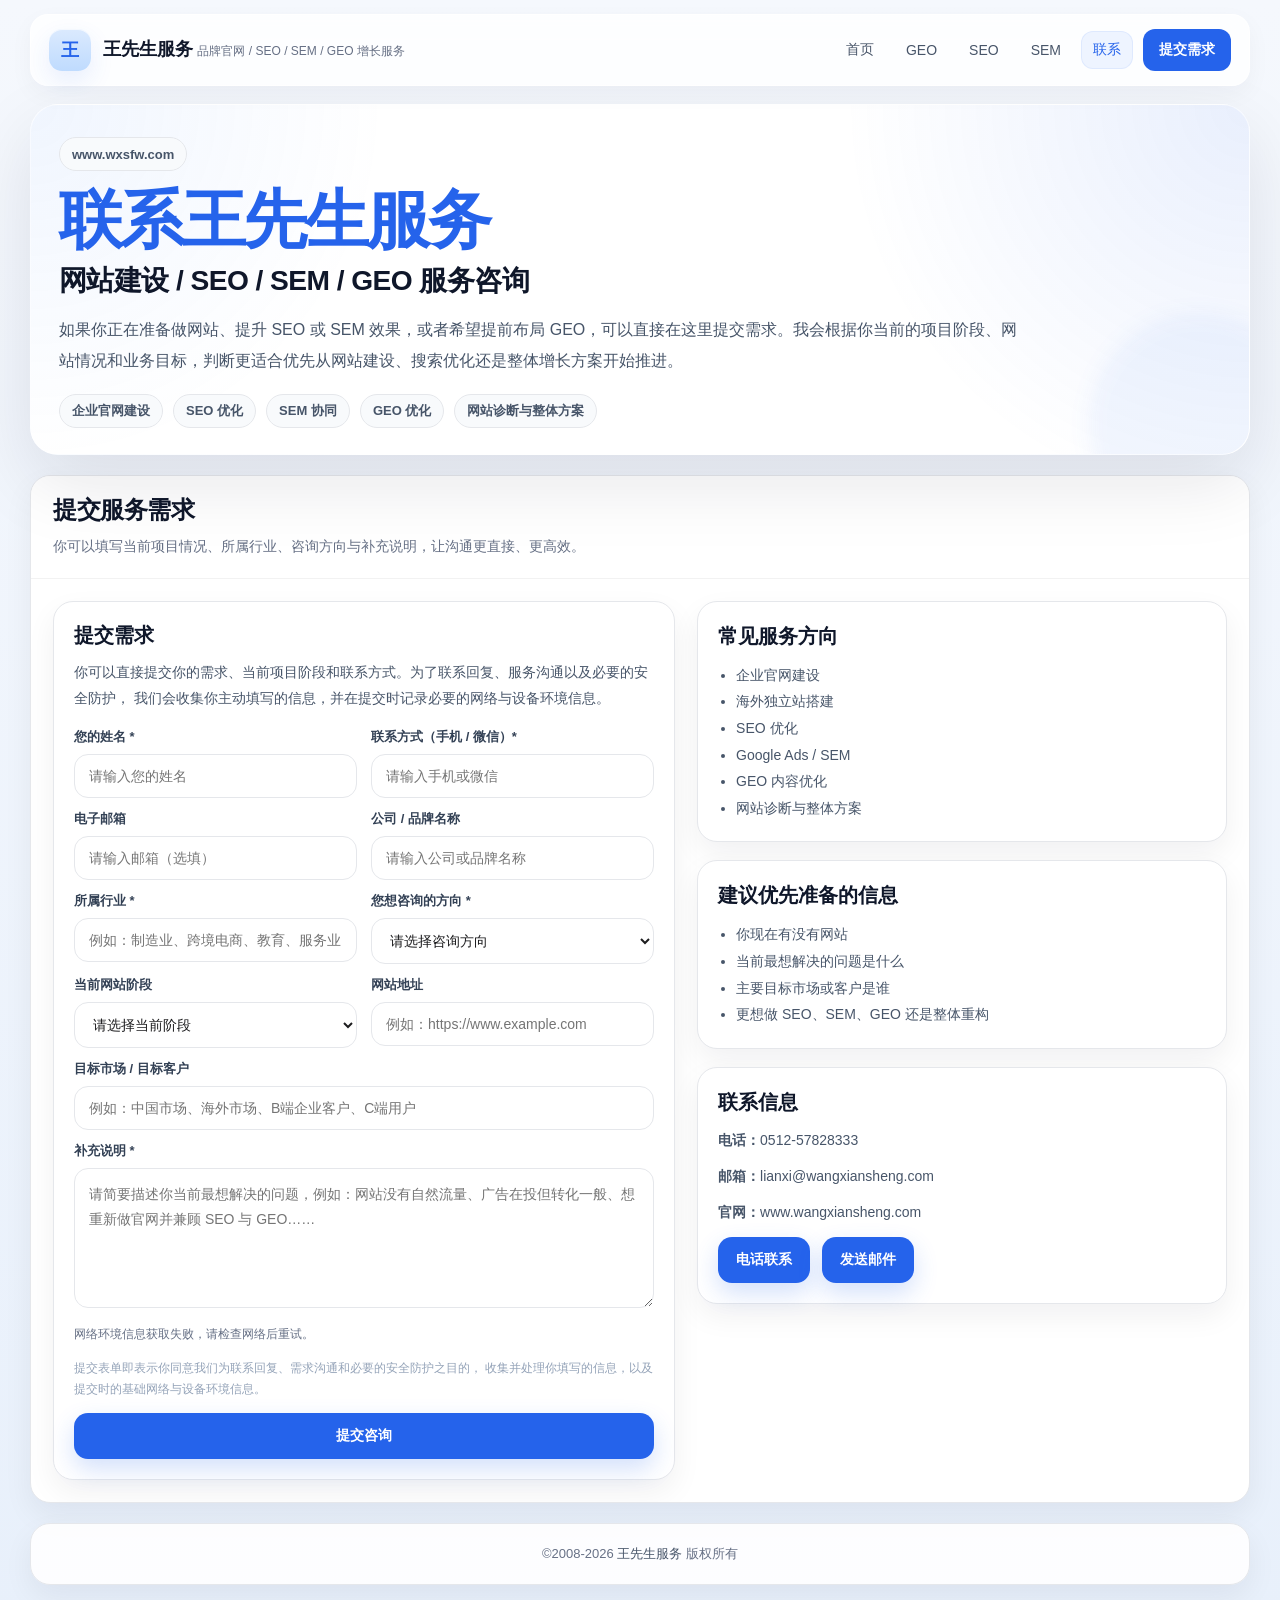
<file: lianxi.html>
<!DOCTYPE html>
<html lang="zh-CN">
<head>
  <meta charset="UTF-8" />
  <meta name="viewport" content="width=device-width, initial-scale=1.0" />

  <title>联系王先生服务 | 网站建设 / SEO / SEM / GEO 咨询</title>
  <meta name="description" content="联系王先生服务，提交网站建设、SEO、SEM、GEO 相关需求与咨询信息，获取更适合当前阶段的优化建议与合作方向。" />
  <meta name="keywords" content="联系王先生服务,网站建设咨询,SEO咨询,SEM咨询,GEO咨询,联系页,www.wxsfw.com" />
  <meta name="author" content="王先生" />
  <meta name="application-name" content="王先生服务" />
  <meta name="robots" content="index,follow,max-image-preview:large,max-snippet:-1,max-video-preview:-1" />
  <meta name="referrer" content="strict-origin-when-cross-origin" />
  <meta name="format-detection" content="telephone=no,email=no,address=no" />
  <meta name="theme-color" content="#2563eb" />
  <meta name="color-scheme" content="light" />
  <link rel="canonical" href="https://www.wxsfw.com/lianxi.html" />
  <meta property="og:type" content="website" />
  <meta property="og:locale" content="zh_CN" />
  <meta property="og:site_name" content="王先生服务" />
  <meta property="og:title" content="联系王先生服务 | 网站建设 / SEO / SEM / GEO 咨询" />
  <meta property="og:description" content="提交网站建设、SEO、SEM、GEO 相关需求与咨询信息，获取更适合当前阶段的优化建议与合作方向。" />
  <meta property="og:url" content="https://www.wxsfw.com/lianxi.html" />
  <meta name="twitter:card" content="summary" />
  <meta name="twitter:title" content="联系王先生服务 | 网站建设 / SEO / SEM / GEO 咨询" />
  <meta name="twitter:description" content="提交网站建设、SEO、SEM、GEO 相关需求与咨询信息，获取更适合当前阶段的优化建议与合作方向。" />
    <link rel="stylesheet" href="/static/style.css" />

  <script type="application/ld+json">
  { "@context":"https://schema.org", "@type":"ContactPage", "name":"联系王先生服务", "url":"https://www.wxsfw.com/lianxi.html", "description":"联系王先生，提交网站建设、SEO、SEM、GEO 相关需求与咨询信息。" }
  </script>
  <script type="application/ld+json">
  { "@context":"https://schema.org", "@type":"Person", "name":"王先生", "url":"https://www.wangxiansheng.com/", "email":"lianxi@wangxiansheng.com", "telephone":"0512-57828333", "jobTitle":"SEO / SEM / GEO / 网站建设顾问" }
  </script>
</head>
<body class="page-contact site-page contact-page">
  <div class="page">
    <header class="topbar" aria-label="顶部导航">
      <div class="topbar-inner">
        <a class="brand" href="/">
          <span class="brand-mark">王</span>
          <span class="brand-info">
            <span class="brand-title">王先生服务</span>
            <span class="brand-sub">品牌官网 / SEO / SEM / GEO 增长服务</span>
          </span>
        </a>

        <div class="nav-wrap">
          <nav class="nav" aria-label="桌面导航">
            <a href="/">首页</a>
            <a href="/geo.html">GEO</a>
            <a href="/seo.html">SEO</a>
            <a href="/sem.html">SEM</a>
            <a href="/lianxi.html" class="active">联系</a>
          </nav>

          <a class="nav-cta" href="#contact-form">提交需求</a>
          <button class="menu-toggle" id="menuToggle" type="button" aria-label="打开菜单" aria-expanded="false" aria-controls="mobileNav">☰</button>
        </div>
      </div>

      <div class="mobile-nav" id="mobileNav">
        <div class="mobile-nav-inner">
          <a href="/">首页</a>
          <a href="/geo.html">GEO</a>
          <a href="/seo.html">SEO</a>
          <a href="/sem.html">SEM</a>
          <a href="/lianxi.html">联系顾问</a>
          <a href="#contact-form">提交需求</a>
        </div>
      </div>
    </header>

    <main>
      <section class="hero">
        <div class="eyebrow">www.wxsfw.com</div>
        <h1 class="hero-title">联系王先生服务</h1>
        <h2 class="hero-services">网站建设 / SEO / SEM / GEO 服务咨询</h2>
        <p class="lead">
          如果你正在准备做网站、提升 SEO 或 SEM 效果，或者希望提前布局 GEO，可以直接在这里提交需求。我会根据你当前的项目阶段、网站情况和业务目标，判断更适合优先从网站建设、搜索优化还是整体增长方案开始推进。
        </p>
        <div class="hero-tags">
          <span class="tag">企业官网建设</span>
          <span class="tag">SEO 优化</span>
          <span class="tag">SEM 协同</span>
          <span class="tag">GEO 优化</span>
          <span class="tag">网站诊断与整体方案</span>
        </div>
      </section>

      <section class="section" id="contact-form">
        <div class="card">
          <div class="section-head">
            <h2>提交服务需求</h2>
            <p>你可以填写当前项目情况、所属行业、咨询方向与补充说明，让沟通更直接、更高效。</p>
          </div>

          <div class="section-body">
            <div class="contact-layout">
              <div class="contact-main">
                <h3>提交需求</h3>
                <p>
                  你可以直接提交你的需求、当前项目阶段和联系方式。为了联系回复、服务沟通以及必要的安全防护，
                  我们会收集你主动填写的信息，并在提交时记录必要的网络与设备环境信息。
                </p>

                <form id="bizForm" class="contact-form" novalidate>
                  <div class="field-grid-2">
                    <div class="field">
                      <label for="name">您的姓名 *</label>
                      <input id="name" name="name" class="input" type="text" placeholder="请输入您的姓名" required />
                    </div>
                    <div class="field">
                      <label for="contactInfo">联系方式（手机 / 微信）*</label>
                      <input id="contactInfo" name="contactInfo" class="input" type="text" placeholder="请输入手机或微信" required />
                    </div>
                  </div>

                  <div class="field-grid-2">
                    <div class="field">
                      <label for="email">电子邮箱</label>
                      <input id="email" name="email" class="input" type="email" placeholder="请输入邮箱（选填）" />
                    </div>
                    <div class="field">
                      <label for="company">公司 / 品牌名称</label>
                      <input id="company" name="company" class="input" type="text" placeholder="请输入公司或品牌名称" />
                    </div>
                  </div>

                  <div class="field-grid-2">
                    <div class="field">
                      <label for="industry">所属行业 *</label>
                      <input id="industry" name="industry" class="input" type="text" placeholder="例如：制造业、跨境电商、教育、服务业" required />
                    </div>
                    <div class="field">
                      <label for="subject">您想咨询的方向 *</label>
                      <select id="subject" name="subject" class="select" required>
                        <option value="">请选择咨询方向</option>
                        <option value="企业官网建设">企业官网建设</option>
                        <option value="海外独立站搭建">海外独立站搭建</option>
                        <option value="SEO 优化">SEO 优化</option>
                        <option value="Google Ads / SEM">Google Ads / SEM</option>
                        <option value="GEO 内容优化">GEO 内容优化</option>
                        <option value="服务器 / 网站部署">服务器 / 网站部署</option>
                        <option value="网站诊断与整体方案">网站诊断与整体方案</option>
                        <option value="其他">其他</option>
                      </select>
                    </div>
                  </div>

                  <div class="field-grid-2">
                    <div class="field">
                      <label for="siteStage">当前网站阶段</label>
                      <select id="siteStage" name="siteStage" class="select">
                        <option value="">请选择当前阶段</option>
                        <option value="还没有网站">还没有网站</option>
                        <option value="已有官网，准备优化">已有官网，准备优化</option>
                        <option value="已有独立站，流量较少">已有独立站，流量较少</option>
                        <option value="正在投放广告，转化一般">正在投放广告，转化一般</option>
                        <option value="已有内容基础，想做 SEO / GEO">已有内容基础，想做 SEO / GEO</option>
                        <option value="项目正在规划中">项目正在规划中</option>
                      </select>
                    </div>
                    <div class="field">
                      <label for="website">网站地址</label>
                      <input id="website" name="website" class="input" type="url" placeholder="例如：https://www.example.com" />
                    </div>
                  </div>

                  <div class="field">
                    <label for="market">目标市场 / 目标客户</label>
                    <input id="market" name="market" class="input" type="text" placeholder="例如：中国市场、海外市场、B端企业客户、C端用户" />
                  </div>

                  <div class="field">
                    <label for="message">补充说明 *</label>
                    <textarea id="message" name="message" class="textarea" placeholder="请简要描述你当前最想解决的问题，例如：网站没有自然流量、广告在投但转化一般、想重新做官网并兼顾 SEO 与 GEO……" required></textarea>
                  </div>

                  <div id="ipStatus" class="ip-status">正在获取网络环境信息...</div>

                  <div class="form-note">
                    提交表单即表示你同意我们为联系回复、需求沟通和必要的安全防护之目的，
                    收集并处理你填写的信息，以及提交时的基础网络与设备环境信息。
                  </div>

                  <button type="submit" class="btn btn-primary" id="submitBtn">提交咨询</button>
                  <div id="result" class="result" aria-live="polite"></div>
                </form>
              </div>

              <div class="contact-side">
                <div class="mini-card">
                  <h3>常见服务方向</h3>
                  <ul>
                    <li>企业官网建设</li>
                    <li>海外独立站搭建</li>
                    <li>SEO 优化</li>
                    <li>Google Ads / SEM</li>
                    <li>GEO 内容优化</li>
                    <li>网站诊断与整体方案</li>
                  </ul>
                </div>

                <div class="mini-card mt-14">
                  <h3>建议优先准备的信息</h3>
                  <ul>
                    <li>你现在有没有网站</li>
                    <li>当前最想解决的问题是什么</li>
                    <li>主要目标市场或客户是谁</li>
                    <li>更想做 SEO、SEM、GEO 还是整体重构</li>
                  </ul>
                </div>

                <div class="mini-card mt-14">
                  <h3>联系信息</h3>
                  <div class="contact-meta">
                    <div class="contact-meta-item"><strong>电话：</strong><a href="tel:051257828333">0512-57828333</a></div>
                    <div class="contact-meta-item"><strong>邮箱：</strong><a href="mailto:lianxi@wangxiansheng.com">lianxi@wangxiansheng.com</a></div>
                    <div class="contact-meta-item"><strong>官网：</strong><a href="https://www.wangxiansheng.com/">www.wangxiansheng.com</a></div>
                  </div>

                  <div class="contact-links">
                    <a class="btn btn-primary" href="tel:051257828333">电话联系</a>
                    <a class="btn btn-primary" href="mailto:lianxi@wangxiansheng.com">发送邮件</a>
                  </div>
                </div>
              </div>
            </div>
          </div>
        </div>
      </section>
    </main>

    <footer class="footer">
      ©2008-<span id="year"></span> <a href="https://www.wxsfw.com/">王先生服务</a> 版权所有
    </footer>
  </div>

  <script>
    document.getElementById("year").textContent = new Date().getFullYear();

    const menuToggle = document.getElementById("menuToggle");
    const mobileNav = document.getElementById("mobileNav");

    menuToggle.addEventListener("click", function () {
      const expanded = menuToggle.getAttribute("aria-expanded") === "true";
      menuToggle.setAttribute("aria-expanded", String(!expanded));
      mobileNav.classList.toggle("show");
      menuToggle.textContent = expanded ? "☰" : "✕";
    });

    mobileNav.querySelectorAll("a").forEach(function (link) {
      link.addEventListener("click", function () {
        mobileNav.classList.remove("show");
        menuToggle.setAttribute("aria-expanded", "false");
        menuToggle.textContent = "☰";
      });
    });

    const API_URL = "https://lianxi.wangxiansheng.com/hezuo.php";
    let currentIp = "";

    const form = document.getElementById("bizForm");
    const submitBtn = document.getElementById("submitBtn");
    const resultBox = document.getElementById("result");
    const ipStatus = document.getElementById("ipStatus");

    function showResult(message, ok) {
      resultBox.style.display = "block";
      resultBox.className = "result " + (ok ? "ok" : "err");
      resultBox.textContent = message;
    }

    async function getPublicIP() {
      const endpoints = [
        "https://api64.ipify.org?format=json",
        "https://api.ipify.org?format=json"
      ];

      for (const url of endpoints) {
        try {
          const res = await fetch(url, {
            method: "GET",
            cache: "no-store"
          });
          const data = await res.json();
          if (data && data.ip) {
            return data.ip;
          }
        } catch (e) {}
      }

      throw new Error("公网 IP 获取失败");
    }

    function getBrowserInfo() {
      const nav = window.navigator || {};
      const scr = window.screen || {};
      const tz = Intl.DateTimeFormat().resolvedOptions().timeZone || "";
      const connection = nav.connection || nav.mozConnection || nav.webkitConnection || null;

      return {
        user_agent: nav.userAgent || "",
        language: nav.language || "",
        languages: Array.isArray(nav.languages) ? nav.languages.join(", ") : "",
        platform: nav.platform || "",
        cookie_enabled: typeof nav.cookieEnabled === "boolean" ? nav.cookieEnabled : "",
        do_not_track: nav.doNotTrack || window.doNotTrack || "",
        hardware_concurrency: nav.hardwareConcurrency || "",
        device_memory: nav.deviceMemory || "",
        max_touch_points: nav.maxTouchPoints || "",
        screen_width: scr.width || "",
        screen_height: scr.height || "",
        color_depth: scr.colorDepth || "",
        pixel_ratio: window.devicePixelRatio || "",
        viewport_width: window.innerWidth || "",
        viewport_height: window.innerHeight || "",
        timezone: tz,
        referrer: document.referrer || "",
        page_url: window.location.href,
        page_path: window.location.pathname,
        hostname: window.location.hostname,
        online: typeof nav.onLine === "boolean" ? nav.onLine : "",
        connection_type: connection && connection.effectiveType ? connection.effectiveType : "",
        timestamp: new Date().toISOString()
      };
    }

    async function initIP() {
      ipStatus.textContent = "正在获取网络环境信息...";
      try {
        currentIp = await getPublicIP();
        ipStatus.textContent = "网络环境校验完成，可正常提交表单。";
      } catch (err) {
        currentIp = "";
        ipStatus.textContent = "网络环境信息获取失败，请检查网络后重试。";
      }
    }

    form.addEventListener("submit", async function (e) {
      e.preventDefault();

      if (!currentIp) {
        showResult("网络环境信息尚未获取成功，暂时不能提交。", false);
        return;
      }

      const payload = {
        name: document.getElementById("name").value.trim(),
        contactInfo: document.getElementById("contactInfo").value.trim(),
        email: document.getElementById("email").value.trim(),
        company: document.getElementById("company").value.trim(),
        industry: document.getElementById("industry").value.trim(),
        subject: document.getElementById("subject").value.trim(),
        siteStage: document.getElementById("siteStage").value.trim(),
        website: document.getElementById("website").value.trim(),
        market: document.getElementById("market").value.trim(),
        message: document.getElementById("message").value.trim(),
        client_ip: currentIp,
        user_agent: navigator.userAgent || "",
        browser_info: JSON.stringify(getBrowserInfo())
      };

      if (!payload.name || !payload.contactInfo || !payload.industry || !payload.subject || !payload.message) {
        showResult("请填写所有必填字段。", false);
        return;
      }

      submitBtn.disabled = true;
      submitBtn.textContent = "提交中...";

      try {
        const res = await fetch(API_URL, {
          method: "POST",
          headers: {
            "Content-Type": "application/json"
          },
          body: JSON.stringify(payload)
        });

        const text = await res.text();
        let data;

        try {
          data = JSON.parse(text);
        } catch (e) {
          showResult("提交失败，请稍后重试。", false);
          return;
        }

        if (res.ok && data.success === true) {
          showResult(data.message || "提交成功，我们会尽快与您联系。", true);
          form.reset();
        } else {
          showResult(data.message || "提交失败，请稍后再试。", false);
        }
      } catch (err) {
        showResult("请求失败：" + err.message, false);
      } finally {
        submitBtn.disabled = false;
        submitBtn.textContent = "提交咨询";
      }
    });

    initIP();
  </script>
</body>
</html>
</file>
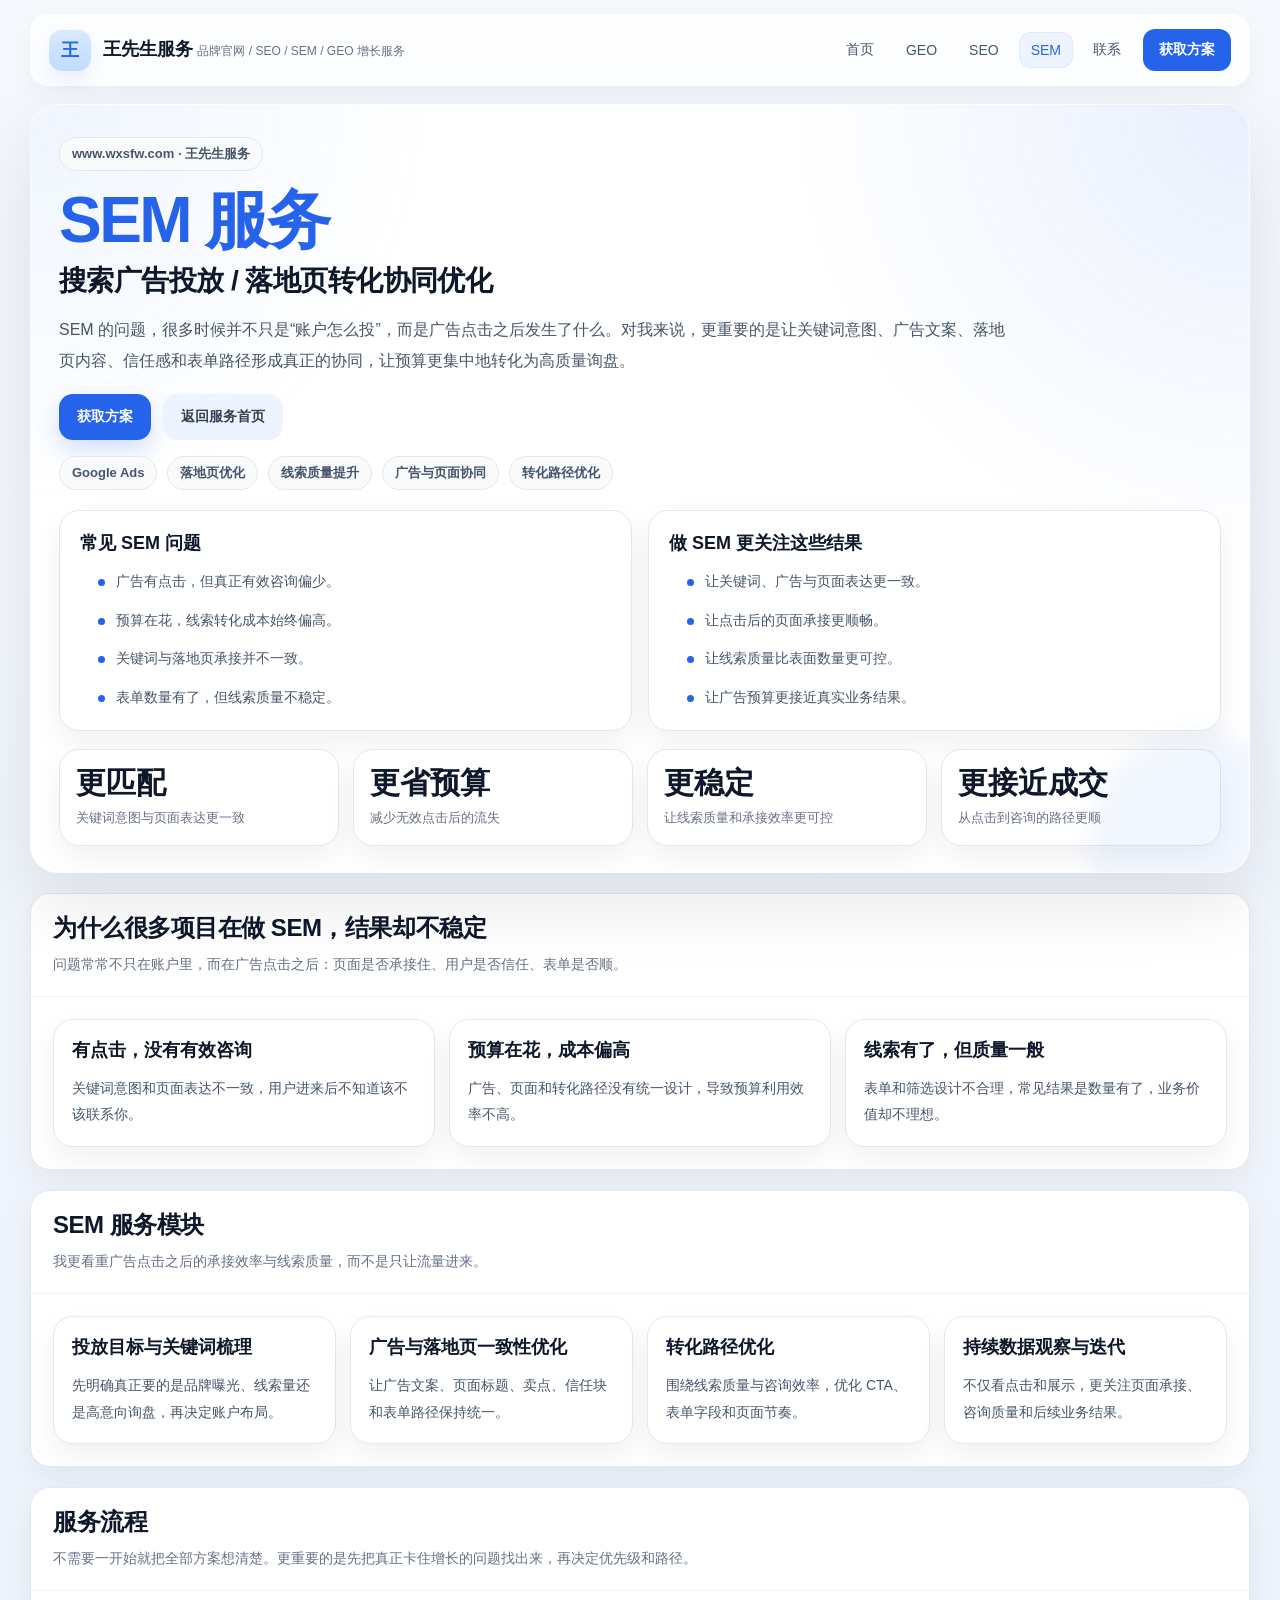
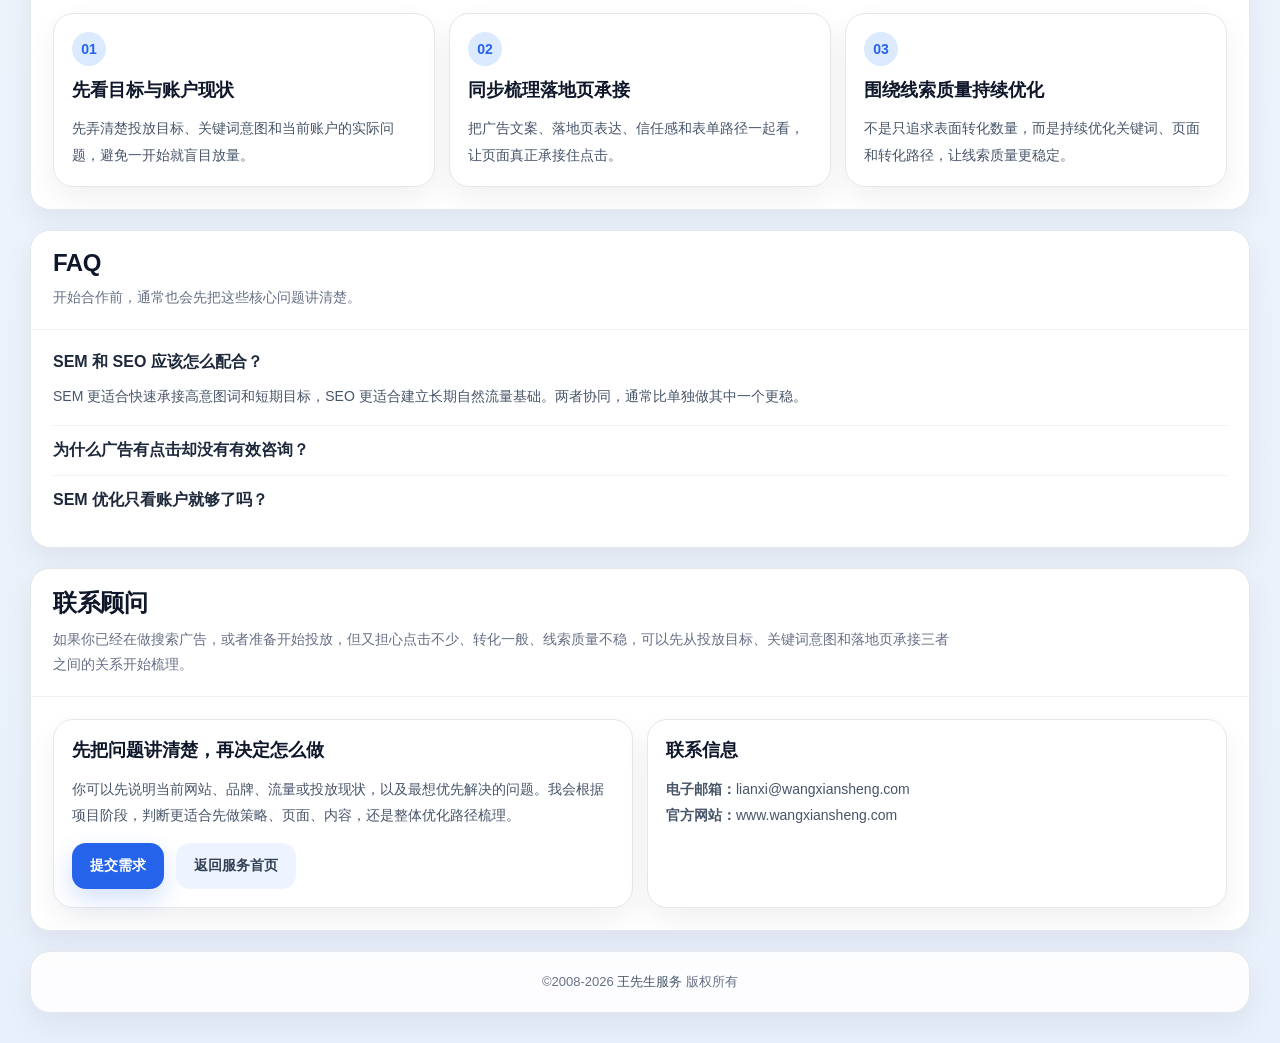
<file: sem.html>
<!DOCTYPE html>
<html lang="zh-CN">
<head>
<meta charset="UTF-8" />
<meta name="viewport" content="width=device-width, initial-scale=1.0" />
<title>SEM 服务 - 王先生服务 | 搜索广告与落地页转化优化</title>
<meta name="description" content="王先生服务提供 SEM 服务与落地页协同优化，帮助企业提升广告承接效率、优化线索质量，并让投放预算更稳定地转化为业务结果。" />
<meta name="keywords" content="王先生服务,SEM 服务,搜索广告投放,落地页转化协同优化,www.wxsfw.com" />
<meta name="author" content="王先生服务" />
<meta name="robots" content="index,follow,max-image-preview:large,max-snippet:-1,max-video-preview:-1" />
<meta name="theme-color" content="#2563eb" />
<link rel="canonical" href="https://www.wxsfw.com/sem.html" />
  <link rel="stylesheet" href="/static/style.css" />

<script type="application/ld+json">{"@context":"https://schema.org","@type":"WebPage","name":"SEM 服务 - 王先生服务 | 搜索广告与落地页转化优化","url":"https://www.wxsfw.com/sem.html","description":"王先生服务提供 SEM 服务与落地页协同优化，帮助企业提升广告承接效率、优化线索质量，并让投放预算更稳定地转化为业务结果。"}</script>
<script type="application/ld+json">{"@context":"https://schema.org","@type":"FAQPage","mainEntity":[{"@type":"Question","name":"SEM 和 SEO 应该怎么配合？","acceptedAnswer":{"@type":"Answer","text":"SEM 更适合快速承接高意图词和短期目标，SEO 更适合建立长期自然流量基础。两者协同，通常比单独做其中一个更稳。"}},
{"@type":"Question","name":"为什么广告有点击却没有有效咨询？","acceptedAnswer":{"@type":"Answer","text":"问题常常不只是账户设置，还可能出在关键词意图、广告承诺、落地页表达、信任感和表单路径之间没有形成一致性。"}},
{"@type":"Question","name":"SEM 优化只看账户就够了吗？","acceptedAnswer":{"@type":"Answer","text":"不够。很多转化问题其实发生在页面里。真正有效的 SEM 协同优化，需要把广告和落地页当成一个整体来看。"}}]}</script>
</head>
<body class="page-sem site-page service-page">
<div class="page">
<header class="topbar" aria-label="顶部导航">
  <div class="topbar-inner">
    <a class="brand" href="/">
      <span class="brand-mark">王</span>
      <span class="brand-info">
        <span class="brand-title">王先生服务</span>
        <span class="brand-sub">品牌官网 / SEO / SEM / GEO 增长服务</span>
      </span>
    </a>

    <div class="nav-wrap">
      <nav class="nav" aria-label="桌面导航">
        <a href="/" class="">首页</a>
        <a href="/geo.html" class="">GEO</a>
        <a href="/seo.html" class="">SEO</a>
        <a href="/sem.html" class="active">SEM</a>
        <a href="/lianxi.html" class="">联系</a>
      </nav>

      <a class="nav-cta" href="/lianxi.html">获取方案</a>
      <button class="menu-toggle" id="menuToggle" type="button" aria-label="打开菜单" aria-expanded="false" aria-controls="mobileNav">☰</button>
    </div>
  </div>

  <div class="mobile-nav" id="mobileNav">
    <div class="mobile-nav-inner">
      <a href="/">首页</a>
      <a href="/geo.html">GEO</a>
      <a href="/seo.html">SEO</a>
      <a href="/sem.html">SEM</a>
      <a href="/lianxi.html">联系顾问</a>
      <a href="/lianxi.html">获取方案</a>
    </div>
  </div>
</header>

<main>
<section class="hero">
  <div class="eyebrow">www.wxsfw.com · 王先生服务</div>
  <h1 class="hero-title">SEM 服务</h1>
  <h2 class="hero-services">搜索广告投放 / 落地页转化协同优化</h2>
  <p class="lead">SEM 的问题，很多时候并不只是“账户怎么投”，而是广告点击之后发生了什么。对我来说，更重要的是让关键词意图、广告文案、落地页内容、信任感和表单路径形成真正的协同，让预算更集中地转化为高质量询盘。</p>
  <div class="hero-actions">
    <a class="btn btn-primary" href="/lianxi.html">获取方案</a>
    <a class="btn btn-light" href="https://www.wxsfw.com/">返回服务首页</a>
  </div>
  <div class="hero-tags"><span class="tag">Google Ads</span><span class="tag">落地页优化</span><span class="tag">线索质量提升</span><span class="tag">广告与页面协同</span><span class="tag">转化路径优化</span></div>
  <div class="hero-summary">
    <div class="summary-card panel">
      <h3>常见 SEM 问题</h3>
      <ul class="summary-list"><li>广告有点击，但真正有效咨询偏少。</li><li>预算在花，线索转化成本始终偏高。</li><li>关键词与落地页承接并不一致。</li><li>表单数量有了，但线索质量不稳定。</li></ul>
    </div>
    <div class="summary-card panel">
      <h3>做 SEM 更关注这些结果</h3>
      <ul class="summary-list"><li>让关键词、广告与页面表达更一致。</li><li>让点击后的页面承接更顺畅。</li><li>让线索质量比表面数量更可控。</li><li>让广告预算更接近真实业务结果。</li></ul>
    </div>
  </div>
  <div class="metrics"><div class="metric"><div class="metric-num">更匹配</div><div class="metric-text">关键词意图与页面表达更一致</div></div><div class="metric"><div class="metric-num">更省预算</div><div class="metric-text">减少无效点击后的流失</div></div><div class="metric"><div class="metric-num">更稳定</div><div class="metric-text">让线索质量和承接效率更可控</div></div><div class="metric"><div class="metric-num">更接近成交</div><div class="metric-text">从点击到咨询的路径更顺</div></div></div>
</section>

<section class="section" id="sem-problems"><div class="card"><div class="section-head"><h2>为什么很多项目在做 SEM，结果却不稳定</h2><p>问题常常不只在账户里，而在广告点击之后：页面是否承接住、用户是否信任、表单是否顺。</p></div><div class="section-body"><div class="grid-3"><article class="mini-card"><h3>有点击，没有有效咨询</h3><p>关键词意图和页面表达不一致，用户进来后不知道该不该联系你。</p></article><article class="mini-card"><h3>预算在花，成本偏高</h3><p>广告、页面和转化路径没有统一设计，导致预算利用效率不高。</p></article><article class="mini-card"><h3>线索有了，但质量一般</h3><p>表单和筛选设计不合理，常见结果是数量有了，业务价值却不理想。</p></article></div></div></div></section><section class="section" id="sem-services"><div class="card"><div class="section-head"><h2>SEM 服务模块</h2><p>我更看重广告点击之后的承接效率与线索质量，而不是只让流量进来。</p></div><div class="section-body"><div class="grid-4"><article class="mini-card"><h3>投放目标与关键词梳理</h3><p>先明确真正要的是品牌曝光、线索量还是高意向询盘，再决定账户布局。</p></article><article class="mini-card"><h3>广告与落地页一致性优化</h3><p>让广告文案、页面标题、卖点、信任块和表单路径保持统一。</p></article><article class="mini-card"><h3>转化路径优化</h3><p>围绕线索质量与咨询效率，优化 CTA、表单字段和页面节奏。</p></article><article class="mini-card"><h3>持续数据观察与迭代</h3><p>不仅看点击和展示，更关注页面承接、咨询质量和后续业务结果。</p></article></div></div></div></section>

<section class="section" id="process">
  <div class="card">
    <div class="section-head">
      <h2>服务流程</h2>
      <p>不需要一开始就把全部方案想清楚。更重要的是先把真正卡住增长的问题找出来，再决定优先级和路径。</p>
    </div>
    <div class="section-body">
      <div class="process-grid"><div class="mini-card"><div class="step-no">01</div><h3>先看目标与账户现状</h3><p>先弄清楚投放目标、关键词意图和当前账户的实际问题，避免一开始就盲目放量。</p></div><div class="mini-card"><div class="step-no">02</div><h3>同步梳理落地页承接</h3><p>把广告文案、落地页表达、信任感和表单路径一起看，让页面真正承接住点击。</p></div><div class="mini-card"><div class="step-no">03</div><h3>围绕线索质量持续优化</h3><p>不是只追求表面转化数量，而是持续优化关键词、页面和转化路径，让线索质量更稳定。</p></div></div>
    </div>
  </div>
</section>

<section class="section" id="faq">
  <div class="card">
    <div class="section-head">
      <h2>FAQ</h2>
      <p>开始合作前，通常也会先把这些核心问题讲清楚。</p>
    </div>
    <div class="section-body faq"><details open><summary>SEM 和 SEO 应该怎么配合？</summary><div class="answer">SEM 更适合快速承接高意图词和短期目标，SEO 更适合建立长期自然流量基础。两者协同，通常比单独做其中一个更稳。</div></details><details ><summary>为什么广告有点击却没有有效咨询？</summary><div class="answer">问题常常不只是账户设置，还可能出在关键词意图、广告承诺、落地页表达、信任感和表单路径之间没有形成一致性。</div></details><details ><summary>SEM 优化只看账户就够了吗？</summary><div class="answer">不够。很多转化问题其实发生在页面里。真正有效的 SEM 协同优化，需要把广告和落地页当成一个整体来看。</div></details></div>
  </div>
</section>

<section class="section" id="contact">
  <div class="card">
    <div class="section-head">
      <h2>联系顾问</h2>
      <p>如果你已经在做搜索广告，或者准备开始投放，但又担心点击不少、转化一般、线索质量不稳，可以先从投放目标、关键词意图和落地页承接三者之间的关系开始梳理。</p>
    </div>
    <div class="section-body">
      <div class="cta-grid">
        <div class="cta-card panel">
          <h3>先把问题讲清楚，再决定怎么做</h3>
          <p>你可以先说明当前网站、品牌、流量或投放现状，以及最想优先解决的问题。我会根据项目阶段，判断更适合先做策略、页面、内容，还是整体优化路径梳理。</p>
          <div class="cta-actions mt-14">
            <a class="btn btn-primary" href="/lianxi.html">提交需求</a>
            <a class="btn btn-light" href="https://www.wxsfw.com/">返回服务首页</a>
          </div>
        </div>
        <div class="cta-card panel">
          <h3>联系信息</h3>
          <p><strong>电子邮箱：</strong><a href="mailto:lianxi@wangxiansheng.com">lianxi@wangxiansheng.com</a></p>
          <p><strong>官方网站：</strong><a href="https://www.wangxiansheng.com/">www.wangxiansheng.com</a></p>
        </div>
      </div>
    </div>
  </div>
</section>
</main>

<footer class="footer">©2008-<span id="year"></span> <a href="https://www.wxsfw.com/">王先生服务</a> 版权所有</footer>
</div>

<script>
document.getElementById("year").textContent = new Date().getFullYear();
const menuToggle = document.getElementById("menuToggle");
const mobileNav = document.getElementById("mobileNav");
menuToggle.addEventListener("click", function () {
  const expanded = menuToggle.getAttribute("aria-expanded") === "true";
  menuToggle.setAttribute("aria-expanded", String(!expanded));
  mobileNav.classList.toggle("show");
  menuToggle.textContent = expanded ? "☰" : "✕";
});
mobileNav.querySelectorAll("a").forEach(function (link) {
  link.addEventListener("click", function () {
    mobileNav.classList.remove("show");
    menuToggle.setAttribute("aria-expanded", "false");
    menuToggle.textContent = "☰";
  });
});
</script>

</body>
</html>
</file>
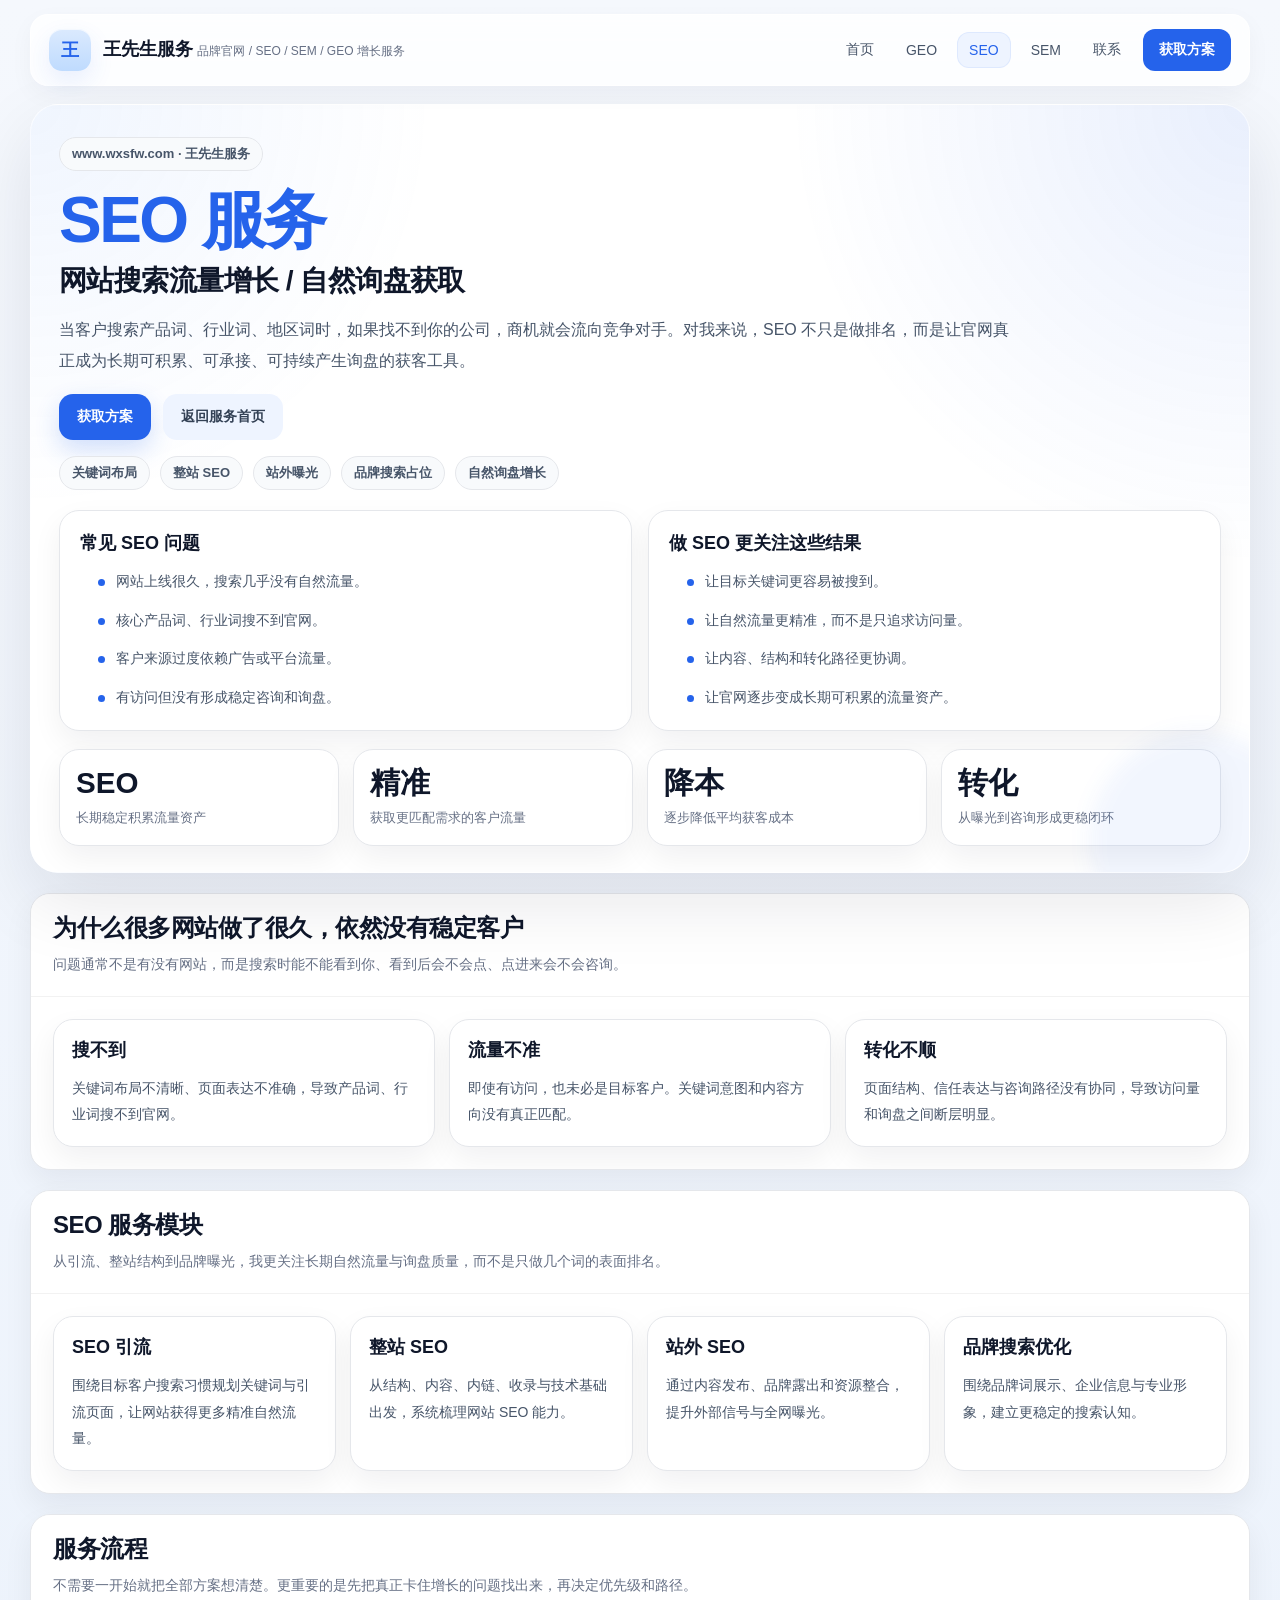
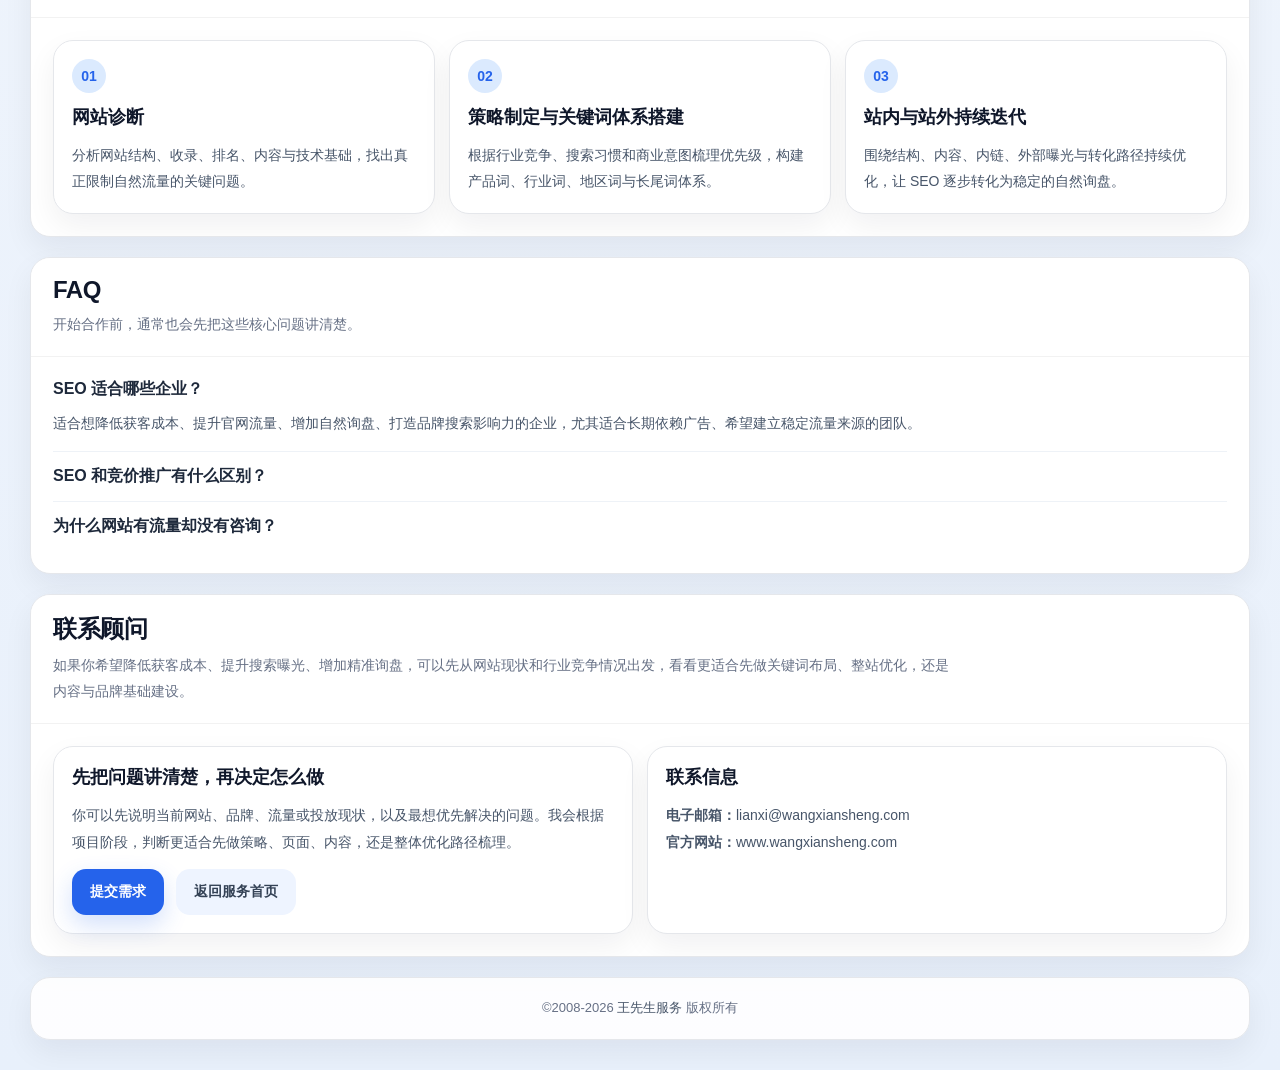
<file: seo.html>
<!DOCTYPE html>
<html lang="zh-CN">
<head>
<meta charset="UTF-8" />
<meta name="viewport" content="width=device-width, initial-scale=1.0" />
<title>SEO 服务 - 王先生服务 | 网站搜索流量与自然询盘增长</title>
<meta name="description" content="王先生服务提供 SEO 服务，帮助企业提升官网关键词排名、自然流量与精准询盘，逐步降低对单一推广渠道的依赖。" />
<meta name="keywords" content="王先生服务,SEO 服务,网站搜索流量增长,自然询盘获取,www.wxsfw.com" />
<meta name="author" content="王先生服务" />
<meta name="robots" content="index,follow,max-image-preview:large,max-snippet:-1,max-video-preview:-1" />
<meta name="theme-color" content="#2563eb" />
<link rel="canonical" href="https://www.wxsfw.com/seo.html" />
  <link rel="stylesheet" href="/static/style.css" />

<script type="application/ld+json">{"@context":"https://schema.org","@type":"WebPage","name":"SEO 服务 - 王先生服务 | 网站搜索流量与自然询盘增长","url":"https://www.wxsfw.com/seo.html","description":"王先生服务提供 SEO 服务，帮助企业提升官网关键词排名、自然流量与精准询盘，逐步降低对单一推广渠道的依赖。"}</script>
<script type="application/ld+json">{"@context":"https://schema.org","@type":"FAQPage","mainEntity":[{"@type":"Question","name":"SEO 适合哪些企业？","acceptedAnswer":{"@type":"Answer","text":"适合想降低获客成本、提升官网流量、增加自然询盘、打造品牌搜索影响力的企业，尤其适合长期依赖广告、希望建立稳定流量来源的团队。"}},
{"@type":"Question","name":"SEO 和竞价推广有什么区别？","acceptedAnswer":{"@type":"Answer","text":"竞价更偏即时买流量，预算一停流量就停；SEO 更偏长期积累，通过持续优化排名和内容结构，逐步获得更稳定的自然流量。"}},
{"@type":"Question","name":"为什么网站有流量却没有咨询？","acceptedAnswer":{"@type":"Answer","text":"可能是流量不精准，也可能是页面内容、信任背书和转化引导不到位。SEO 不只看排名，也必须看访问质量和页面承接能力。"}}]}</script>
</head>
<body class="page-seo site-page service-page">
<div class="page">
<header class="topbar" aria-label="顶部导航">
  <div class="topbar-inner">
    <a class="brand" href="/">
      <span class="brand-mark">王</span>
      <span class="brand-info">
        <span class="brand-title">王先生服务</span>
        <span class="brand-sub">品牌官网 / SEO / SEM / GEO 增长服务</span>
      </span>
    </a>

    <div class="nav-wrap">
      <nav class="nav" aria-label="桌面导航">
        <a href="/" class="">首页</a>
        <a href="/geo.html" class="">GEO</a>
        <a href="/seo.html" class="active">SEO</a>
        <a href="/sem.html" class="">SEM</a>
        <a href="/lianxi.html" class="">联系</a>
      </nav>

      <a class="nav-cta" href="/lianxi.html">获取方案</a>
      <button class="menu-toggle" id="menuToggle" type="button" aria-label="打开菜单" aria-expanded="false" aria-controls="mobileNav">☰</button>
    </div>
  </div>

  <div class="mobile-nav" id="mobileNav">
    <div class="mobile-nav-inner">
      <a href="/">首页</a>
      <a href="/geo.html">GEO</a>
      <a href="/seo.html">SEO</a>
      <a href="/sem.html">SEM</a>
      <a href="/lianxi.html">联系顾问</a>
      <a href="/lianxi.html">获取方案</a>
    </div>
  </div>
</header>

<main>
<section class="hero">
  <div class="eyebrow">www.wxsfw.com · 王先生服务</div>
  <h1 class="hero-title">SEO 服务</h1>
  <h2 class="hero-services">网站搜索流量增长 / 自然询盘获取</h2>
  <p class="lead">当客户搜索产品词、行业词、地区词时，如果找不到你的公司，商机就会流向竞争对手。对我来说，SEO 不只是做排名，而是让官网真正成为长期可积累、可承接、可持续产生询盘的获客工具。</p>
  <div class="hero-actions">
    <a class="btn btn-primary" href="/lianxi.html">获取方案</a>
    <a class="btn btn-light" href="https://www.wxsfw.com/">返回服务首页</a>
  </div>
  <div class="hero-tags"><span class="tag">关键词布局</span><span class="tag">整站 SEO</span><span class="tag">站外曝光</span><span class="tag">品牌搜索占位</span><span class="tag">自然询盘增长</span></div>
  <div class="hero-summary">
    <div class="summary-card panel">
      <h3>常见 SEO 问题</h3>
      <ul class="summary-list"><li>网站上线很久，搜索几乎没有自然流量。</li><li>核心产品词、行业词搜不到官网。</li><li>客户来源过度依赖广告或平台流量。</li><li>有访问但没有形成稳定咨询和询盘。</li></ul>
    </div>
    <div class="summary-card panel">
      <h3>做 SEO 更关注这些结果</h3>
      <ul class="summary-list"><li>让目标关键词更容易被搜到。</li><li>让自然流量更精准，而不是只追求访问量。</li><li>让内容、结构和转化路径更协调。</li><li>让官网逐步变成长期可积累的流量资产。</li></ul>
    </div>
  </div>
  <div class="metrics"><div class="metric"><div class="metric-num">SEO</div><div class="metric-text">长期稳定积累流量资产</div></div><div class="metric"><div class="metric-num">精准</div><div class="metric-text">获取更匹配需求的客户流量</div></div><div class="metric"><div class="metric-num">降本</div><div class="metric-text">逐步降低平均获客成本</div></div><div class="metric"><div class="metric-num">转化</div><div class="metric-text">从曝光到咨询形成更稳闭环</div></div></div>
</section>

<section class="section" id="seo-problems"><div class="card"><div class="section-head"><h2>为什么很多网站做了很久，依然没有稳定客户</h2><p>问题通常不是有没有网站，而是搜索时能不能看到你、看到后会不会点、点进来会不会咨询。</p></div><div class="section-body"><div class="grid-3"><article class="mini-card"><h3>搜不到</h3><p>关键词布局不清晰、页面表达不准确，导致产品词、行业词搜不到官网。</p></article><article class="mini-card"><h3>流量不准</h3><p>即使有访问，也未必是目标客户。关键词意图和内容方向没有真正匹配。</p></article><article class="mini-card"><h3>转化不顺</h3><p>页面结构、信任表达与咨询路径没有协同，导致访问量和询盘之间断层明显。</p></article></div></div></div></section><section class="section" id="seo-services"><div class="card"><div class="section-head"><h2>SEO 服务模块</h2><p>从引流、整站结构到品牌曝光，我更关注长期自然流量与询盘质量，而不是只做几个词的表面排名。</p></div><div class="section-body"><div class="grid-4"><article class="mini-card"><h3>SEO 引流</h3><p>围绕目标客户搜索习惯规划关键词与引流页面，让网站获得更多精准自然流量。</p></article><article class="mini-card"><h3>整站 SEO</h3><p>从结构、内容、内链、收录与技术基础出发，系统梳理网站 SEO 能力。</p></article><article class="mini-card"><h3>站外 SEO</h3><p>通过内容发布、品牌露出和资源整合，提升外部信号与全网曝光。</p></article><article class="mini-card"><h3>品牌搜索优化</h3><p>围绕品牌词展示、企业信息与专业形象，建立更稳定的搜索认知。</p></article></div></div></div></section>

<section class="section" id="process">
  <div class="card">
    <div class="section-head">
      <h2>服务流程</h2>
      <p>不需要一开始就把全部方案想清楚。更重要的是先把真正卡住增长的问题找出来，再决定优先级和路径。</p>
    </div>
    <div class="section-body">
      <div class="process-grid"><div class="mini-card"><div class="step-no">01</div><h3>网站诊断</h3><p>分析网站结构、收录、排名、内容与技术基础，找出真正限制自然流量的关键问题。</p></div><div class="mini-card"><div class="step-no">02</div><h3>策略制定与关键词体系搭建</h3><p>根据行业竞争、搜索习惯和商业意图梳理优先级，构建产品词、行业词、地区词与长尾词体系。</p></div><div class="mini-card"><div class="step-no">03</div><h3>站内与站外持续迭代</h3><p>围绕结构、内容、内链、外部曝光与转化路径持续优化，让 SEO 逐步转化为稳定的自然询盘。</p></div></div>
    </div>
  </div>
</section>

<section class="section" id="faq">
  <div class="card">
    <div class="section-head">
      <h2>FAQ</h2>
      <p>开始合作前，通常也会先把这些核心问题讲清楚。</p>
    </div>
    <div class="section-body faq"><details open><summary>SEO 适合哪些企业？</summary><div class="answer">适合想降低获客成本、提升官网流量、增加自然询盘、打造品牌搜索影响力的企业，尤其适合长期依赖广告、希望建立稳定流量来源的团队。</div></details><details ><summary>SEO 和竞价推广有什么区别？</summary><div class="answer">竞价更偏即时买流量，预算一停流量就停；SEO 更偏长期积累，通过持续优化排名和内容结构，逐步获得更稳定的自然流量。</div></details><details ><summary>为什么网站有流量却没有咨询？</summary><div class="answer">可能是流量不精准，也可能是页面内容、信任背书和转化引导不到位。SEO 不只看排名，也必须看访问质量和页面承接能力。</div></details></div>
  </div>
</section>

<section class="section" id="contact">
  <div class="card">
    <div class="section-head">
      <h2>联系顾问</h2>
      <p>如果你希望降低获客成本、提升搜索曝光、增加精准询盘，可以先从网站现状和行业竞争情况出发，看看更适合先做关键词布局、整站优化，还是内容与品牌基础建设。</p>
    </div>
    <div class="section-body">
      <div class="cta-grid">
        <div class="cta-card panel">
          <h3>先把问题讲清楚，再决定怎么做</h3>
          <p>你可以先说明当前网站、品牌、流量或投放现状，以及最想优先解决的问题。我会根据项目阶段，判断更适合先做策略、页面、内容，还是整体优化路径梳理。</p>
          <div class="cta-actions mt-14">
            <a class="btn btn-primary" href="/lianxi.html">提交需求</a>
            <a class="btn btn-light" href="https://www.wxsfw.com/">返回服务首页</a>
          </div>
        </div>
        <div class="cta-card panel">
          <h3>联系信息</h3>
          <p><strong>电子邮箱：</strong><a href="mailto:lianxi@wangxiansheng.com">lianxi@wangxiansheng.com</a></p>
          <p><strong>官方网站：</strong><a href="https://www.wangxiansheng.com/">www.wangxiansheng.com</a></p>
        </div>
      </div>
    </div>
  </div>
</section>
</main>

<footer class="footer">©2008-<span id="year"></span> <a href="https://www.wxsfw.com/">王先生服务</a> 版权所有</footer>
</div>

<script>
document.getElementById("year").textContent = new Date().getFullYear();
const menuToggle = document.getElementById("menuToggle");
const mobileNav = document.getElementById("mobileNav");
menuToggle.addEventListener("click", function () {
  const expanded = menuToggle.getAttribute("aria-expanded") === "true";
  menuToggle.setAttribute("aria-expanded", String(!expanded));
  mobileNav.classList.toggle("show");
  menuToggle.textContent = expanded ? "☰" : "✕";
});
mobileNav.querySelectorAll("a").forEach(function (link) {
  link.addEventListener("click", function () {
    mobileNav.classList.remove("show");
    menuToggle.setAttribute("aria-expanded", "false");
    menuToggle.textContent = "☰";
  });
});
</script>

</body>
</html>
</file>
<file: static/style.css>
/* ===== Base ===== */
:root{
  --font-sans:-apple-system,BlinkMacSystemFont,"SF Pro Text","PingFang SC","Microsoft YaHei","Helvetica Neue",Arial,sans-serif;
  --bg1:#f5f8fd;
  --bg2:#e8f0fb;
  --card:rgba(255,255,255,.94);
  --card-solid:#fff;
  --text:#1d1d1f;
  --sub:#667085;
  --muted:#94a3b8;
  --primary:#2563eb;
  --primary-hover:#1d4ed8;
  --light:#eef4ff;
  --light-hover:#e2ebff;
  --border:#e5e7eb;
  --shadow:0 28px 72px rgba(15,23,42,.10);
  --shadow-soft:0 12px 30px rgba(15,23,42,.06);
  --success:#16a34a;
  --danger:#dc2626;
  --maxw:1220px;
  --radius-xl:28px;
  --radius-lg:20px;
  --radius-md:14px;
  --glass-border:1px solid rgba(255,255,255,.62);
}

html{scroll-behavior:smooth}
html,body{min-height:100%}

*,
*::before,
*::after{box-sizing:border-box}

body,
h1,
h2,
h3,
p,
ul,
ol{margin:0}

ul,
ol{padding:0}

body{
  font-family:var(--font-sans);
  color:var(--text);
  -webkit-font-smoothing:antialiased;
  margin:0;
}

a{
  color:inherit;
  text-decoration:none;
}

img{
  display:block;
  max-width:100%;
}

button,
input,
select,
textarea{
  font:inherit;
}

.mt-14{margin-top:14px}

/* 修复 hero-summary 双栏布局 */
.site-page .hero-summary{
  display:grid;
}

.home-page .hero-summary{
  grid-template-columns:1.2fr .8fr;
  gap:14px;
  margin-top:18px;
}

.service-page .hero-summary{
  grid-template-columns:repeat(2,minmax(0,1fr));
  gap:16px;
  margin-top:20px;
  align-items:stretch;
}

/* 恢复联系按钮区留白 */
.home-page .contact-links,
.contact-page .contact-links{
  margin-top:12px;
}

/* ===== Shared site pages: home / contact / geo / seo / sem ===== */
.site-page{
  min-height:100%;
  background:linear-gradient(180deg,var(--bg1) 0%,var(--bg2) 100%);
  padding:14px 10px 30px;
}

.site-page .page{
  width:min(var(--maxw),100%);
  margin:0 auto;
}

.site-page .topbar{
  position:sticky;
  top:12px;
  z-index:50;
  margin-bottom:18px;
  background:rgba(255,255,255,.82);
  backdrop-filter:blur(18px);
  -webkit-backdrop-filter:blur(18px);
  border:var(--glass-border);
  border-radius:18px;
  box-shadow:0 8px 24px rgba(15,23,42,.04);
}

.site-page .topbar-inner{
  min-height:70px;
  padding:12px 18px;
  display:flex;
  align-items:center;
  justify-content:space-between;
  gap:16px;
}

.site-page .brand{
  display:flex;
  align-items:center;
  gap:12px;
  min-width:0;
}

.site-page .brand-info{min-width:0}

.site-page .brand-mark{
  width:42px;
  height:42px;
  flex-shrink:0;
  display:inline-flex;
  align-items:center;
  justify-content:center;
  border-radius:13px;
  background:linear-gradient(180deg,#eff6ff 0%,#dbeafe 100%);
  color:var(--primary);
  font-size:18px;
  font-weight:800;
}

.site-page .brand-title{
  color:#0f172a;
  font-size:18px;
  font-weight:800;
  line-height:1.2;
}

.site-page .brand-sub{
  margin-top:2px;
  color:var(--sub);
  font-size:12px;
  line-height:1.5;
  white-space:nowrap;
}

.site-page .nav-wrap{
  display:flex;
  align-items:center;
  gap:10px;
}

.site-page .nav{
  display:flex;
  align-items:center;
  gap:8px;
  flex-wrap:wrap;
}

.site-page .nav a{
  padding:10px 12px;
  border-radius:12px;
  color:#475569;
  font-size:14px;
  transition:background-color .2s ease,color .2s ease,transform .2s ease;
}

.site-page .nav a:hover,
.site-page .nav a.active{
  background:var(--light);
  color:var(--primary);
}

.site-page .nav-cta,
.site-page .btn,
.error-page .btn{
  display:inline-flex;
  align-items:center;
  justify-content:center;
  border:none;
  transition:background-color .2s ease,color .2s ease,transform .2s ease,box-shadow .2s ease;
}

.site-page .nav-cta{
  min-height:42px;
  padding:0 16px;
  border-radius:12px;
  background:var(--primary);
  color:#fff;
  font-size:14px;
  font-weight:700;
}

.site-page .nav-cta:hover{
  background:var(--primary-hover);
  transform:translateY(-1px);
}

.site-page .menu-toggle{
  display:none;
  width:42px;
  height:42px;
  border:1px solid var(--border);
  border-radius:12px;
  background:#fff;
  color:#334155;
  cursor:pointer;
  align-items:center;
  justify-content:center;
  font-size:20px;
  line-height:1;
}

.site-page .mobile-nav{
  display:none;
  padding:0 14px 14px;
}

.site-page .mobile-nav.show{display:block}

.site-page .mobile-nav-inner{
  display:grid;
  gap:8px;
  padding-top:12px;
  border-top:1px solid rgba(0,0,0,.05);
}

.site-page .mobile-nav a{
  padding:12px 14px;
  border:1px solid var(--border);
  border-radius:12px;
  background:#fff;
  color:#475569;
  font-size:14px;
  font-weight:600;
}

.site-page .mobile-nav a:last-child{
  background:var(--primary);
  border-color:var(--primary);
  color:#fff;
}

.site-page .hero{
  margin-bottom:20px;
  padding:32px 28px 26px;
  border:var(--glass-border);
  border-radius:var(--radius-xl);
  background:var(--card);
  box-shadow:var(--shadow);
  backdrop-filter:blur(18px);
  -webkit-backdrop-filter:blur(18px);
}

.site-page .eyebrow,
.error-page .eyebrow,
.site-page .tag{
  display:inline-flex;
  align-items:center;
  min-height:34px;
  padding:0 12px;
  border:1px solid var(--border);
  border-radius:999px;
  background:#f8fafc;
  color:#475569;
  font-size:13px;
  font-weight:700;
}

.site-page .eyebrow,
.error-page .eyebrow{margin-bottom:16px}

.site-page .hero-title{
  margin-bottom:8px;
  color:var(--primary);
  font-size:clamp(2.3rem,5vw,4.4rem);
  font-weight:900;
  line-height:1.04;
  letter-spacing:-.04em;
}

.site-page .hero-services{
  margin-bottom:14px;
  color:#0f172a;
  font-size:clamp(1.1rem,2.2vw,2rem);
  font-weight:800;
  line-height:1.35;
  letter-spacing:-.02em;
}

.site-page .lead{
  max-width:900px;
  margin-bottom:18px;
  color:#475569;
  font-size:16px;
  line-height:1.95;
}

.site-page .hero-actions,
.site-page .cta-actions,
.site-page .contact-links,
.error-page .actions{
  display:flex;
  gap:12px;
  flex-wrap:wrap;
}

.site-page .hero-actions{margin-bottom:16px}

.site-page .hero-tags{display:flex;gap:10px;flex-wrap:wrap}
.home-page .hero-tags{margin-bottom:18px}
.contact-page .hero-tags{margin-top:8px}
.service-page .hero-tags{margin-bottom:20px}

.site-page .btn,
.error-page .btn{
  min-height:46px;
  padding:0 18px;
  border-radius:14px;
  cursor:pointer;
  font-size:14px;
  font-weight:700;
}

.site-page .btn-primary,
.error-page .btn-primary{
  background:var(--primary);
  color:#fff;
  box-shadow:0 10px 24px rgba(37,99,235,.2);
}

.site-page .btn-primary:hover,
.error-page .btn-primary:hover{
  background:var(--primary-hover);
  transform:translateY(-1px);
}

.site-page .btn-light,
.error-page .btn-light{
  background:var(--light);
  color:#334155;
}

.site-page .btn-light:hover,
.error-page .btn-light:hover{
  background:var(--light-hover);
  transform:translateY(-1px);
}

.site-page .section{margin-top:20px}

.site-page .card,
.site-page .panel,
.site-page .mini-card,
.site-page .metric,
.site-page .contact-main{
  background:var(--card-solid);
  border:1px solid var(--border);
  border-radius:var(--radius-lg);
  box-shadow:var(--shadow-soft);
}

.site-page .card{overflow:hidden}

.site-page .panel,
.site-page .mini-card{padding:18px}

.site-page .panel h3,
.site-page .mini-card h3{
  margin-bottom:12px;
  color:#0f172a;
  font-size:18px;
  font-weight:800;
  line-height:1.4;
}

.site-page .mini-card p,
.site-page .mini-card li,
.site-page .panel p,
.site-page .panel li{
  color:#475569;
  font-size:14px;
  line-height:1.9;
}

.site-page .mini-card ul,
.site-page .panel ul{padding-left:18px}

.site-page .section-head{
  padding:18px 22px;
  border-bottom:1px solid rgba(0,0,0,.05);
  background:rgba(255,255,255,.72);
}

.site-page .section-head h2{
  margin-bottom:8px;
  color:#0f172a;
  font-size:24px;
}

.site-page .section-head p{
  max-width:900px;
  color:var(--sub);
  font-size:14px;
  line-height:1.85;
}

.site-page .section-body{padding:22px}

.site-page .metrics,
.site-page .grid-2,
.site-page .grid-3,
.site-page .grid-4,
.site-page .process-grid,
.site-page .cta-grid,
.site-page .field-grid-2,
.site-page .contact-layout{
  display:grid;
  gap:14px;
}

.site-page .metrics{
  grid-template-columns:repeat(4,1fr);
  margin-top:18px;
}

.site-page .grid-4{grid-template-columns:repeat(4,1fr)}
.site-page .grid-3,
.site-page .process-grid{grid-template-columns:repeat(3,1fr)}
.site-page .grid-2,
.site-page .field-grid-2,
.site-page .cta-grid{grid-template-columns:1fr 1fr}

.site-page .metric{padding:16px}

.site-page .metric-num{
  color:#0f172a;
  font-size:1.85rem;
  font-weight:800;
  line-height:1.15;
}

.site-page .metric-text{
  margin-top:6px;
  color:var(--sub);
  font-size:13px;
  line-height:1.7;
}

.site-page .step-no{
  display:inline-flex;
  align-items:center;
  justify-content:center;
  width:34px;
  height:34px;
  margin-bottom:12px;
  border-radius:999px;
  background:#dbeafe;
  color:var(--primary);
  font-size:14px;
  font-weight:800;
}

.site-page .faq details{
  padding:14px 0;
  border-top:1px solid #eef2f7;
}

.site-page .faq details:first-child{
  padding-top:0;
  border-top:none;
}

.site-page .faq summary{
  cursor:pointer;
  list-style:none;
  color:#1e293b;
  font-size:16px;
  font-weight:700;
}

.site-page .faq summary::-webkit-details-marker{display:none}

.site-page .faq .answer{
  margin-top:10px;
  color:#475569;
  font-size:14px;
  line-height:1.95;
}

.site-page .footer,
.error-page .footer{
  margin-top:20px;
  padding:18px 20px;
  border:1px solid var(--border);
  border-radius:20px;
  background:rgba(255,255,255,.9);
  box-shadow:var(--shadow-soft);
  color:var(--sub);
  font-size:13px;
  line-height:1.9;
  text-align:center;
}

.site-page .footer a,
.error-page .footer a{color:#475569}

.site-page .footer a:hover,
.error-page .footer a:hover{color:var(--primary)}

@media (prefers-reduced-motion:reduce){
  html{scroll-behavior:auto}
  .site-page .nav a,
  .site-page .nav-cta,
  .site-page .btn,
  .error-page .btn{
    transition:none;
  }
}

/* ===== Home ===== */
.home-page .hero-summary{
  grid-template-columns:1.2fr .8fr;
  margin-top:18px;
}

.home-page .hero-panel{padding:18px}

.home-page .hero-panel ul{padding-left:18px}

.home-page .hero-panel h3{
  margin-bottom:10px;
  color:#0f172a;
  font-size:18px;
}

.home-page .hero-panel p,
.home-page .hero-panel li{
  color:#475569;
  font-size:14px;
  line-height:1.9;
}

.home-page .contact-layout{
  grid-template-columns:1.08fr .92fr;
  gap:22px;
  align-items:start;
}

.home-page .contact-main{padding:20px}

.home-page .contact-side{
  display:grid;
  gap:18px;
  align-content:start;
  padding:0;
  border:none;
  background:transparent;
  box-shadow:none;
}

.home-page .contact-main h3,
.home-page .contact-side h3{
  margin-bottom:10px;
  color:#0f172a;
  font-size:20px;
}

.home-page .contact-main > p{color:#475569;font-size:14px;line-height:1.9}

.home-page .contact-side .mini-card{padding:20px}

.home-page .contact-side .mini-card h3{margin-bottom:12px}
.home-page .contact-side .mini-card ul{margin-top:10px}
.home-page .contact-side .mt-14{margin-top:0}

.home-page .contact-form{
  display:grid;
  gap:12px;
  margin-top:16px;
}

.home-page .field{
  display:flex;
  flex-direction:column;
  gap:8px;
}

.home-page .field label{
  color:#334155;
  font-size:13px;
  font-weight:700;
}

.home-page .input,
.home-page .select,
.home-page .textarea,
.contact-page .input,
.contact-page .select,
.contact-page .textarea{
  width:100%;
  padding:13px 14px;
  border:1px solid var(--border);
  border-radius:14px;
  background:#fff;
  color:var(--text);
  font-size:14px;
  outline:none;
  transition:border-color .2s ease,box-shadow .2s ease;
}

.home-page .input:focus,
.home-page .select:focus,
.home-page .textarea:focus,
.contact-page .input:focus,
.contact-page .select:focus,
.contact-page .textarea:focus{
  border-color:#93c5fd;
  box-shadow:0 0 0 4px rgba(37,99,235,.08);
}

.home-page .textarea,
.contact-page .textarea{
  min-height:140px;
  resize:vertical;
  line-height:1.8;
}

.home-page .form-note,
.contact-page .form-note{
  color:var(--muted);
  font-size:12px;
  line-height:1.8;
}

.home-page .ip-status,
.contact-page .ip-status{
  margin-top:4px;
  color:var(--sub);
  font-size:12px;
  line-height:1.8;
}

.home-page .result,
.contact-page .result{
  display:none;
  padding:14px;
  border:1px solid transparent;
  border-radius:14px;
  background:#f8fafc;
  font-size:13px;
  line-height:1.8;
  white-space:pre-wrap;
  word-break:break-word;
}

.home-page .result.ok,
.contact-page .result.ok{
  background:#ecfdf5;
  border-color:#bbf7d0;
  color:#166534;
}

.home-page .result.err,
.contact-page .result.err{
  background:#fef2f2;
  border-color:#fecaca;
  color:#991b1b;
}

.home-page .contact-meta,
.contact-page .contact-meta{
  display:grid;
  gap:10px;
  margin-top:6px;
}

.home-page .contact-meta-item,
.contact-page .contact-meta-item{
  color:#475569;
  font-size:14px;
  line-height:1.85;
  word-break:break-all;
}

.home-page .more{
  display:inline-flex;
  margin-top:14px;
  color:var(--primary);
  font-size:13px;
  font-weight:700;
}

/* ===== Contact ===== */
.contact-page .contact-layout{
  grid-template-columns:1.08fr .92fr;
  gap:22px;
  align-items:start;
}

.contact-page .contact-main{
  padding:20px;
}

.contact-page .contact-side{
  display:grid;
  gap:18px;
  align-content:start;
  padding:0;
  border:none;
  background:transparent;
  box-shadow:none;
}

.contact-page .contact-main h3,
.contact-page .contact-side h3,
.contact-page .mini-card h3{
  margin-bottom:10px;
  color:#0f172a;
  font-size:20px;
}

.contact-page .contact-main p,
.contact-page .contact-side p,
.contact-page .mini-card p,
.contact-page .mini-card li{
  color:#475569;
  font-size:14px;
  line-height:1.9;
}

.contact-page .mini-card{padding:18px}
.contact-page .contact-side .mini-card{padding:20px}
.contact-page .mini-card ul{padding-left:18px;margin-top:8px}
.contact-page .contact-side .mini-card h3{margin-bottom:12px}
.contact-page .contact-side .mini-card ul{margin-top:10px}
.contact-page .contact-side .mt-14{margin-top:0}

.contact-page .contact-form{
  display:grid;
  gap:12px;
  margin-top:16px;
}

.contact-page .field{
  display:flex;
  flex-direction:column;
  gap:8px;
}

.contact-page .field label{
  color:#334155;
  font-size:13px;
  font-weight:700;
}

/* ===== Service pages: geo / seo / sem ===== */
.service-page .hero-summary{
  grid-template-columns:repeat(2,minmax(0,1fr));
  gap:16px;
  margin-top:20px;
  align-items:stretch;
}

.service-page .summary-card{padding:20px;height:100%}

.service-page .summary-list{
  display:grid;
  gap:12px;
  list-style:none;
}

.service-page .summary-list li{
  position:relative;
  padding-left:18px;
  color:#475569;
  font-size:14px;
  line-height:1.9;
}

.service-page .summary-list li::before{
  content:"";
  position:absolute;
  top:11px;
  left:0;
  width:7px;
  height:7px;
  border-radius:999px;
  background:var(--primary);
}

/* ===== 404 ===== */
.error-page{
  height:100%;
  display:flex;
  align-items:center;
  justify-content:center;
  padding:20px;
  background:linear-gradient(180deg,var(--bg1) 0%,var(--bg2) 100%);
}

.error-page .wrap{
  width:100%;
  max-width:760px;
}

.error-page .card{
  padding:40px 32px;
  border:var(--glass-border);
  border-radius:28px;
  background:var(--card);
  box-shadow:var(--shadow);
  text-align:center;
}

.error-page .code{
  margin-bottom:12px;
  color:var(--primary);
  font-size:clamp(3rem,8vw,5rem);
  font-weight:900;
  line-height:1;
  letter-spacing:-.05em;
}

.error-page h1{
  margin-bottom:14px;
  color:#0f172a;
  font-size:clamp(1.5rem,3vw,2.3rem);
  font-weight:800;
  line-height:1.3;
}

.error-page .desc{
  max-width:560px;
  margin:0 auto 20px;
  color:#475569;
  font-size:16px;
  line-height:1.9;
}

.error-page .countdown{
  display:inline-block;
  margin-bottom:22px;
  padding:12px 16px;
  border:1px solid var(--border);
  border-radius:14px;
  background:#fff;
  box-shadow:var(--shadow-soft);
  color:#334155;
  font-size:14px;
  line-height:1.8;
}

.error-page .countdown strong{
  color:var(--primary);
  font-weight:800;
}

/* ===== Responsive ===== */
@media (max-width:1100px){
  .service-page .metrics,
  .service-page .grid-4,
  .service-page .grid-3,
  .service-page .grid-2,
  .service-page .process-grid,
  .service-page .cta-grid,
  .home-page .hero-summary,
  .home-page .metrics,
  .home-page .grid-4,
  .home-page .grid-3,
  .home-page .process-grid,
  .home-page .contact-layout{
    grid-template-columns:1fr 1fr;
  }
}

@media (max-width:900px){
  .site-page .nav,
  .site-page .nav-cta{
    display:none;
  }

  .site-page .menu-toggle{display:inline-flex}

  .site-page .brand-sub{white-space:normal}
}

@media (max-width:860px){
  .site-page .topbar-inner,
  .site-page .hero,
  .site-page .section-head,
  .site-page .section-body,
  .site-page .footer{
    padding-left:16px;
    padding-right:16px;
  }

  .site-page .hero{
    padding-top:24px;
    padding-bottom:22px;
  }

  .site-page .hero-title{
    margin-bottom:6px;
    font-size:clamp(2rem,9vw,3rem);
  }

  .site-page .hero-services{
    margin-bottom:12px;
    font-size:clamp(1rem,4.8vw,1.35rem);
  }

  .site-page .lead,
  .error-page .desc{
    font-size:15px;
    line-height:1.9;
  }

  .site-page .hero-actions,
  .site-page .cta-actions,
  .site-page .contact-links,
  .error-page .actions{
    width:100%;
  }

  .site-page .hero-summary,
  .site-page .metrics,
  .site-page .grid-4,
  .site-page .grid-3,
  .site-page .grid-2,
  .site-page .process-grid,
  .site-page .cta-grid,
  .site-page .contact-layout,
  .site-page .field-grid-2{
    grid-template-columns:1fr;
  }

  .site-page .btn,
  .error-page .btn{
    width:100%;
  }

  .home-page .contact-side,
  .contact-page .contact-side{gap:14px}

  .service-page .summary-card{padding:18px}
  .service-page .summary-list{gap:10px}
  .service-page .summary-list li{line-height:1.85}

  .error-page .card{
    padding:32px 20px;
    border-radius:24px;
  }

  .error-page .actions{flex-direction:column}
}


/* ===== wxsfw refresh ===== */
.site-page .hero{
  position:relative;
  overflow:hidden;
  background:
    radial-gradient(circle at top right, rgba(37,99,235,.10), transparent 32%),
    radial-gradient(circle at left top, rgba(59,130,246,.08), transparent 28%),
    var(--card);
}

.site-page .hero::after{
  content:"";
  position:absolute;
  inset:auto -60px -80px auto;
  width:220px;
  height:220px;
  border-radius:50%;
  background:rgba(37,99,235,.06);
  filter:blur(10px);
  pointer-events:none;
}

.site-page .brand-mark{
  background:linear-gradient(180deg,#dbeafe 0%,#bfdbfe 100%);
  box-shadow:inset 0 1px 0 rgba(255,255,255,.7), 0 10px 24px rgba(37,99,235,.10);
}

.site-page .nav a:hover,
.site-page .nav a.active{
  box-shadow:inset 0 0 0 1px rgba(37,99,235,.08);
}

.site-page .metric,
.site-page .panel,
.site-page .mini-card,
.site-page .contact-main,
.site-page .card{
  transition:transform .2s ease, box-shadow .2s ease;
}

.site-page .mini-card:hover,
.site-page .panel:hover,
.site-page .metric:hover{
  transform:translateY(-2px);
  box-shadow:0 16px 36px rgba(15,23,42,.08);
}

.site-page .section-head h2{
  letter-spacing:-.02em;
}

.site-page .hero-services{
  max-width:860px;
}

.site-page .lead{
  max-width:960px;
}
</file>
